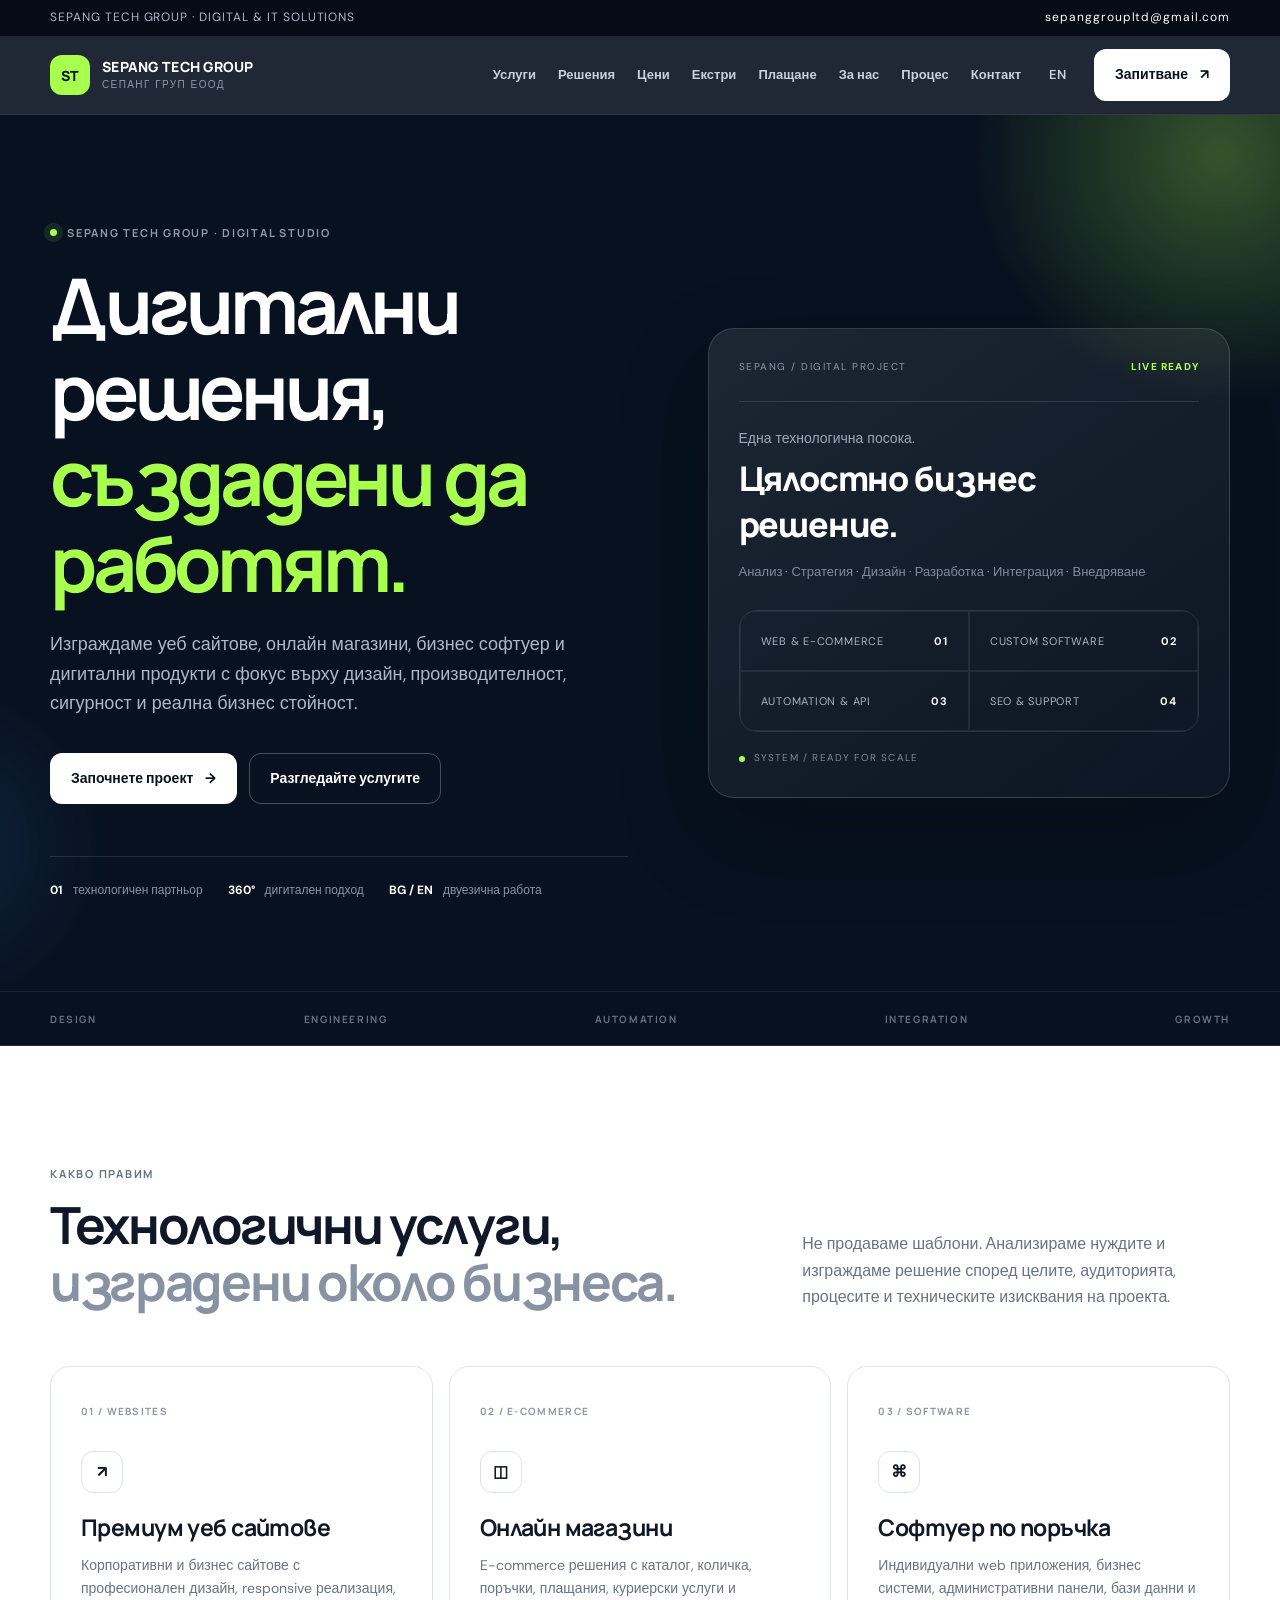
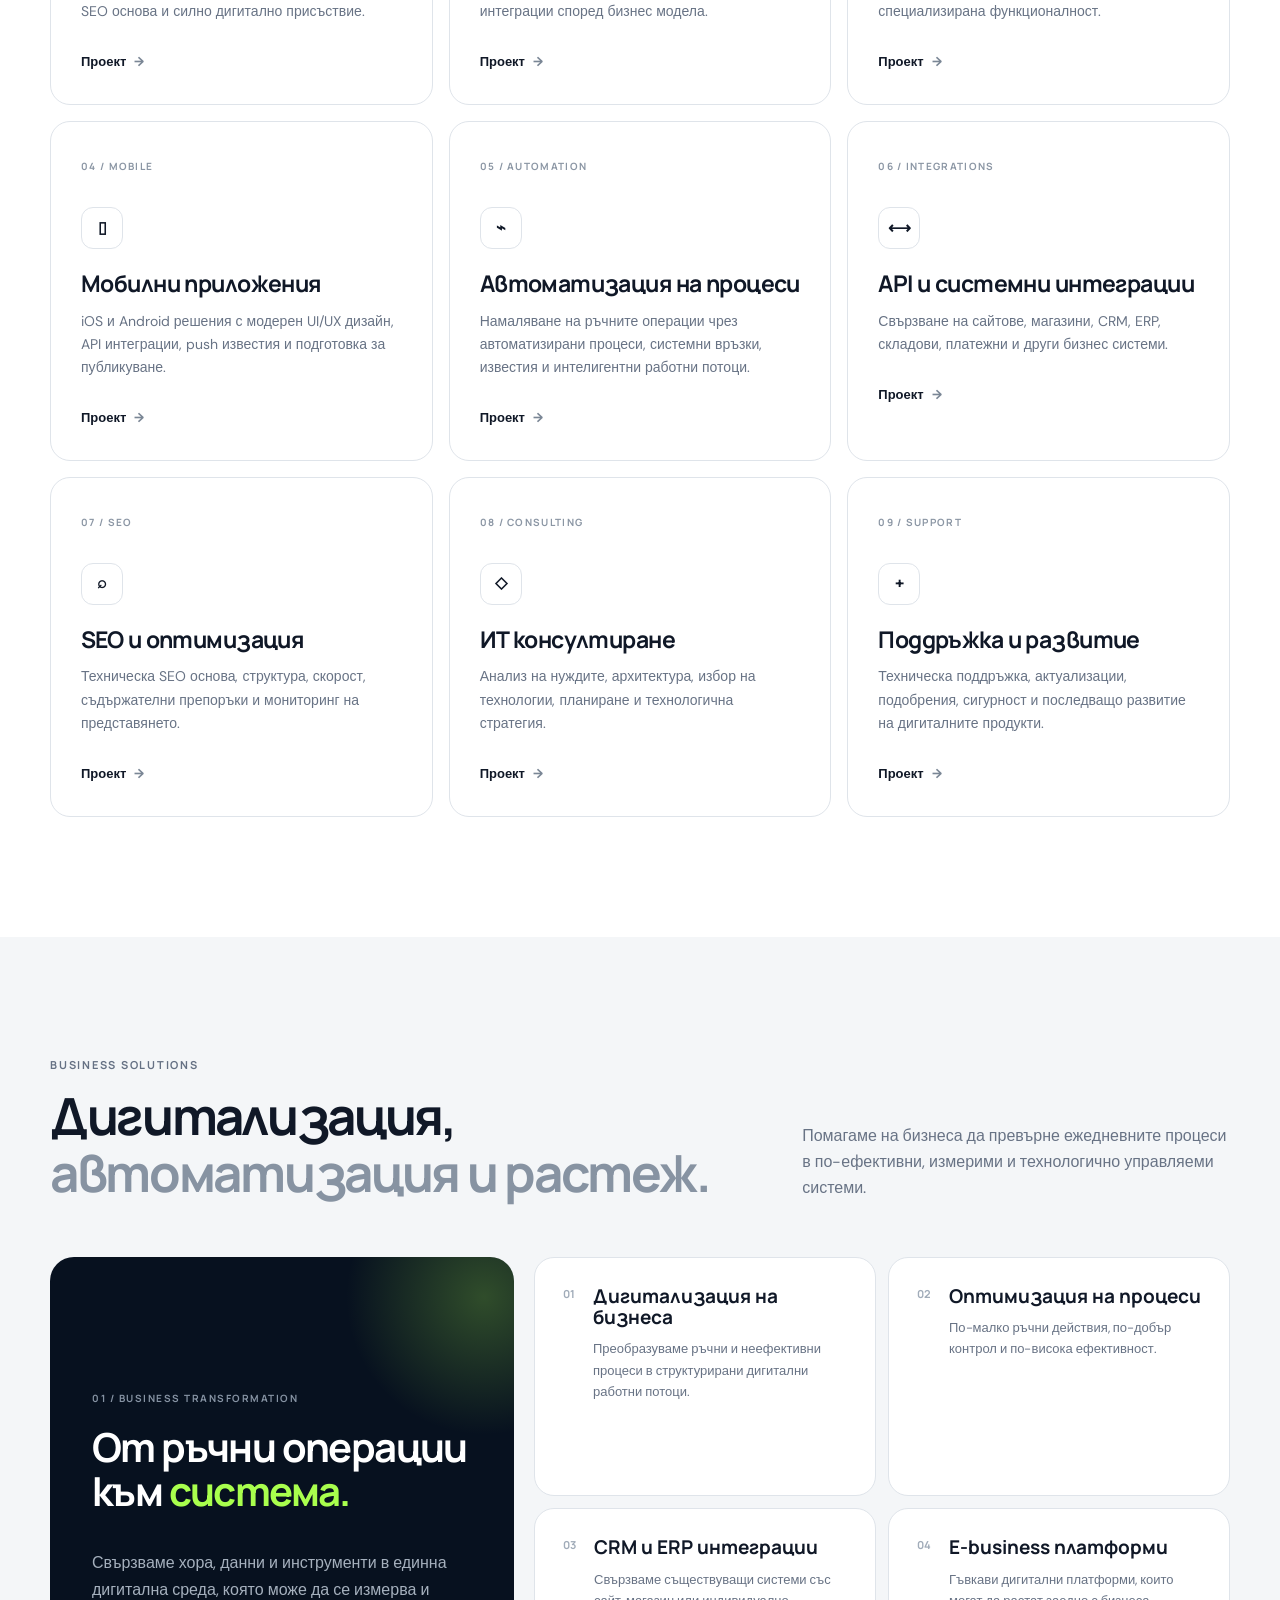
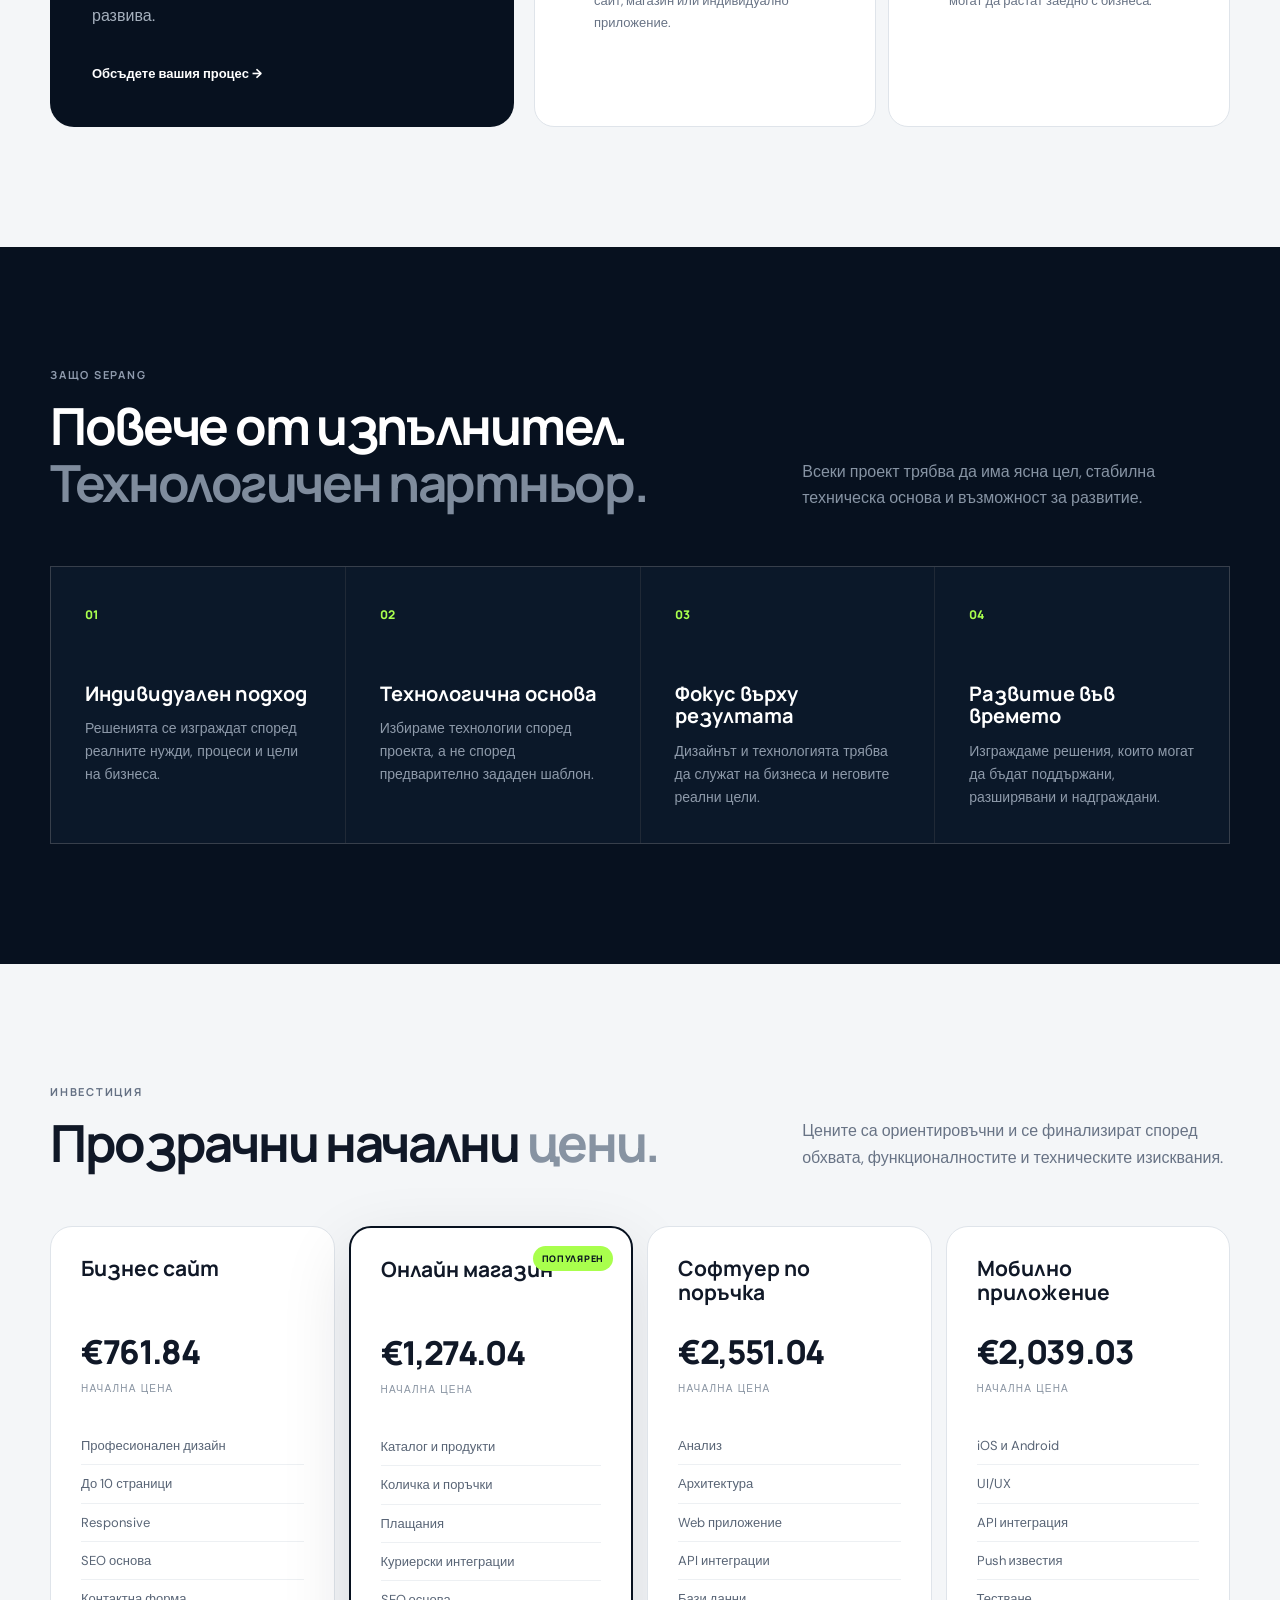
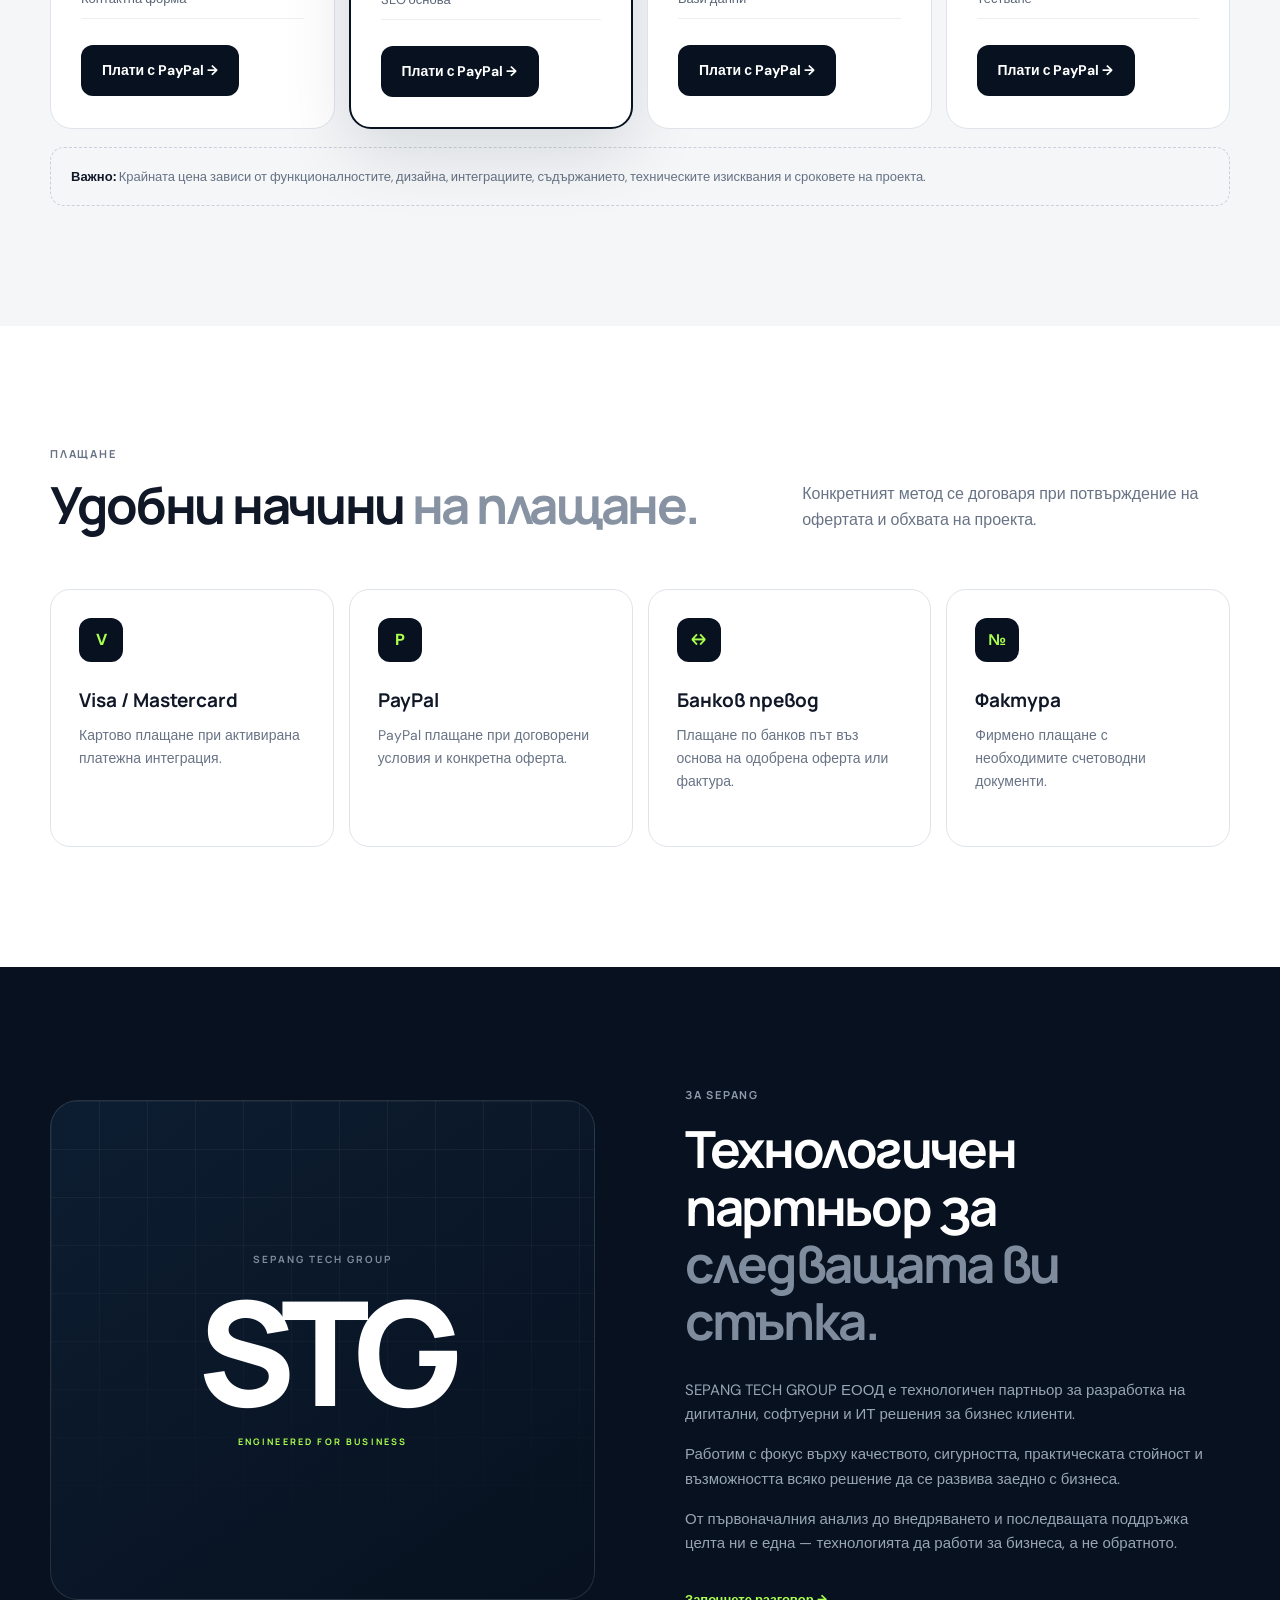
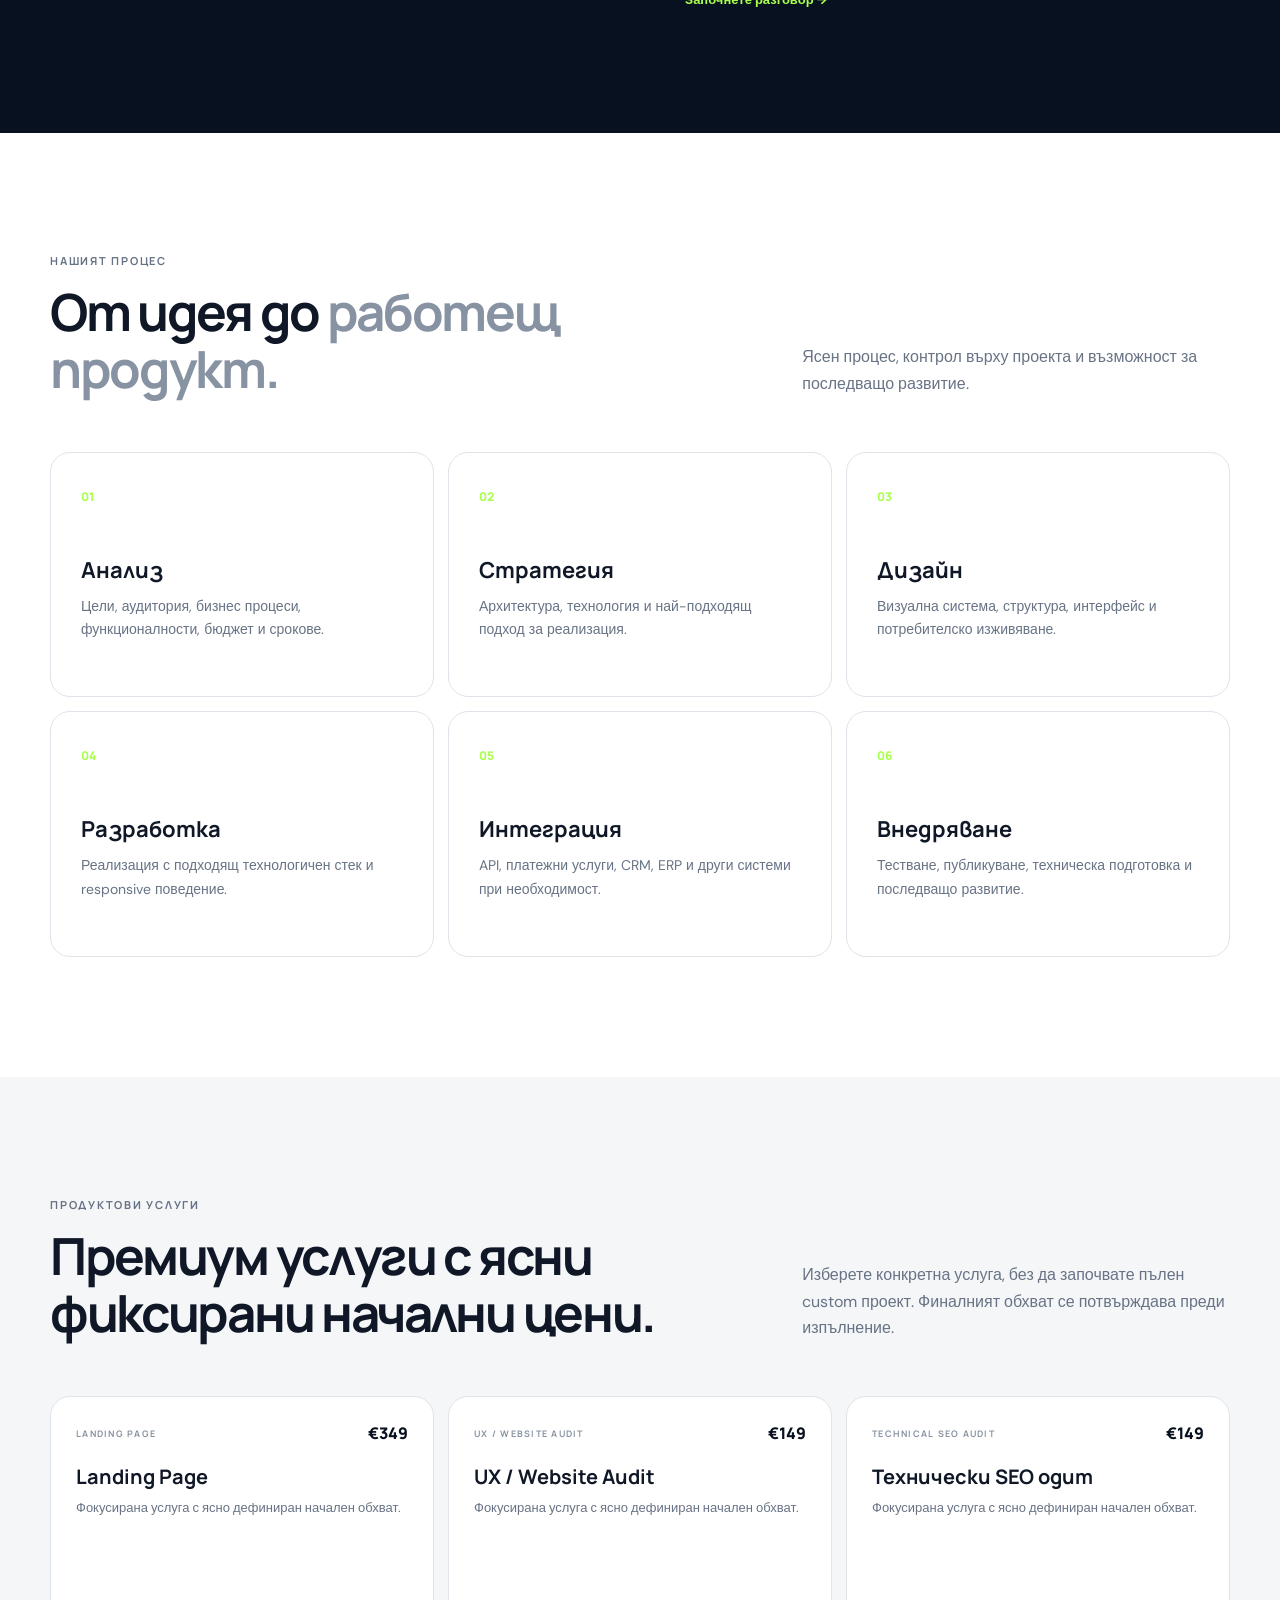
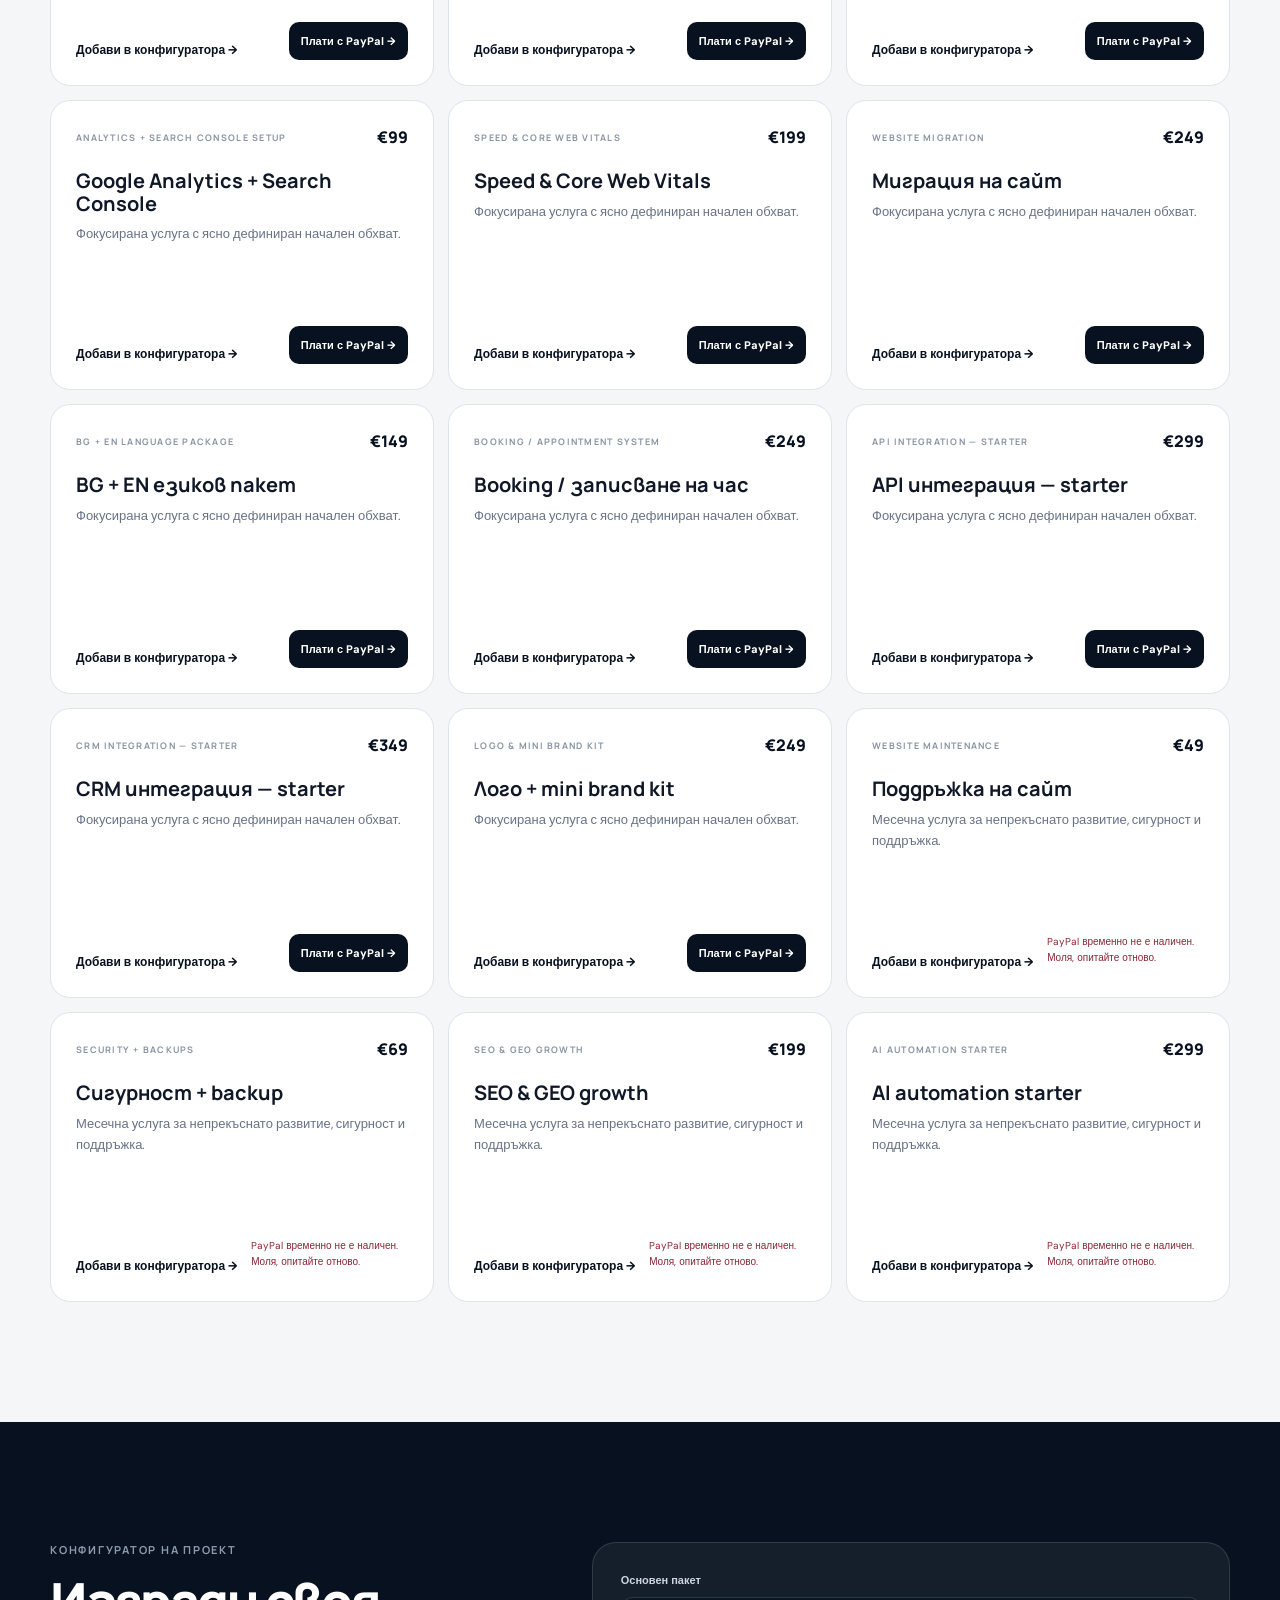
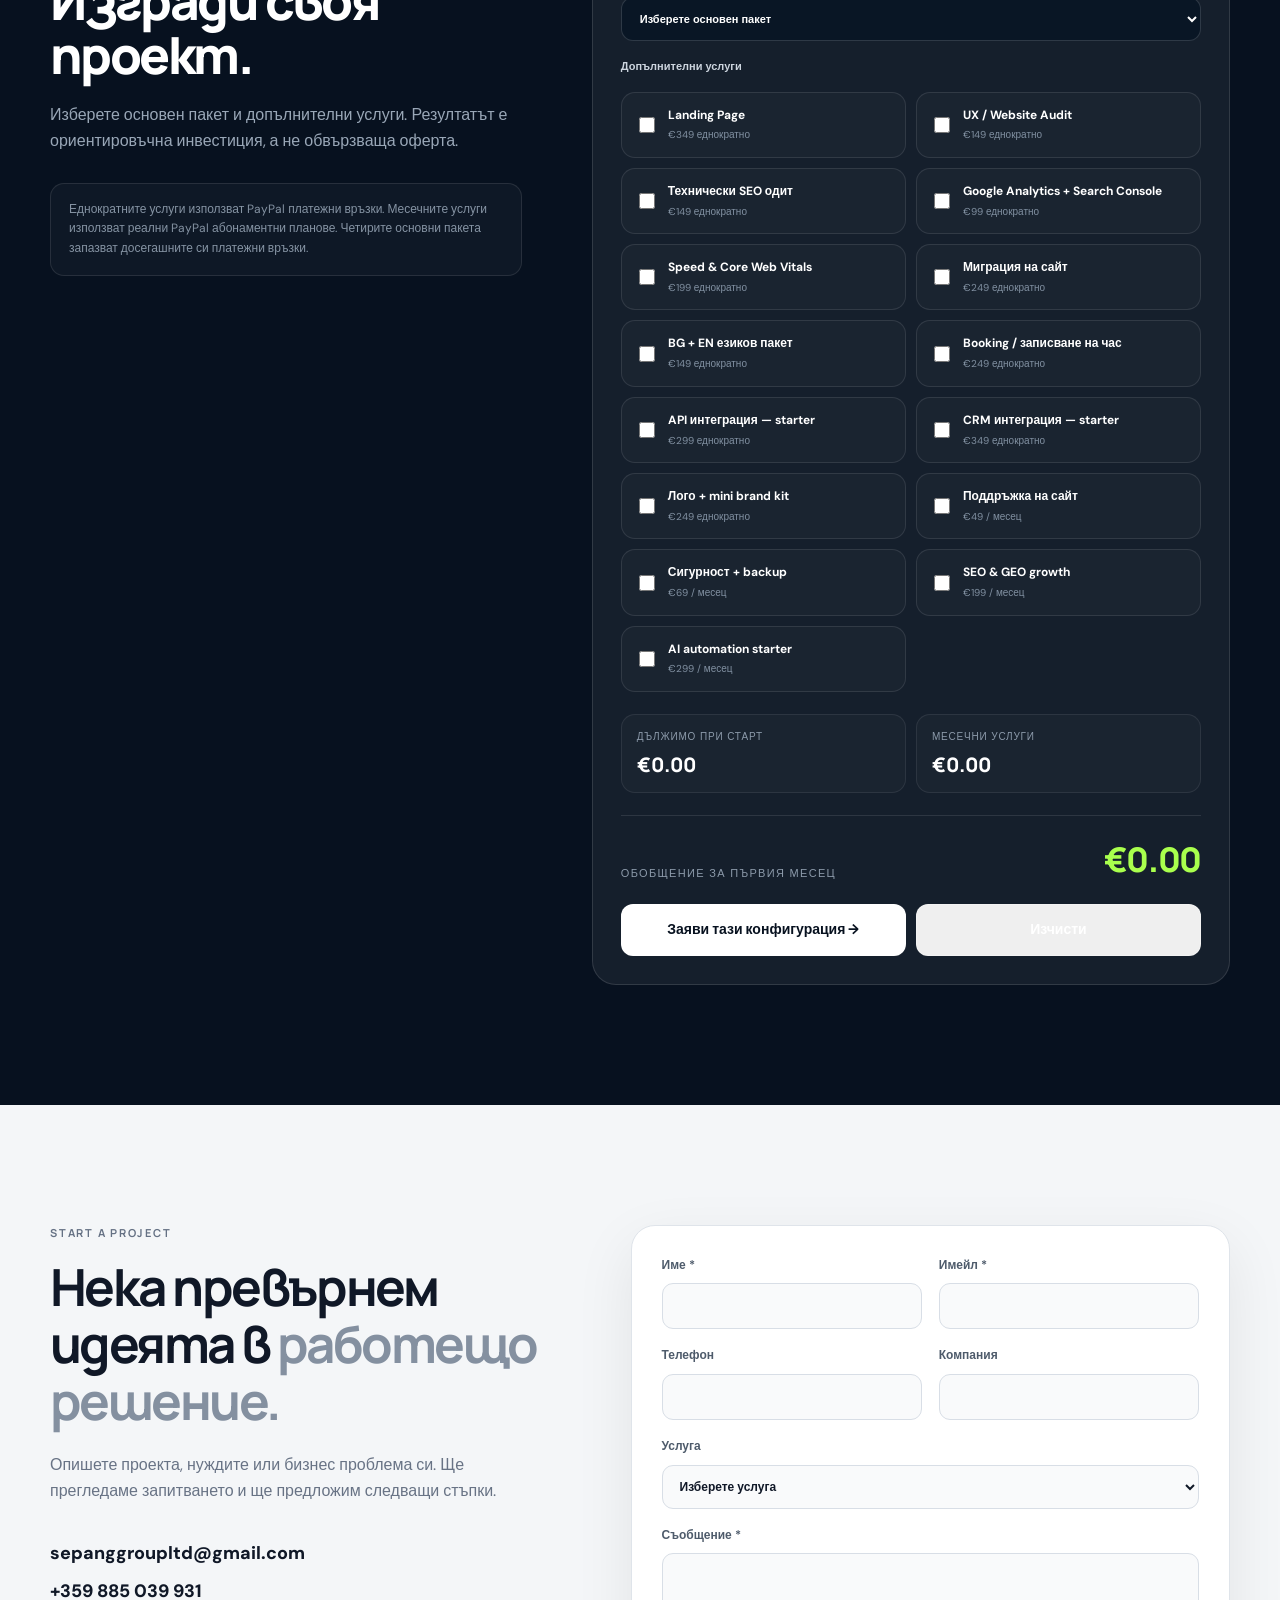
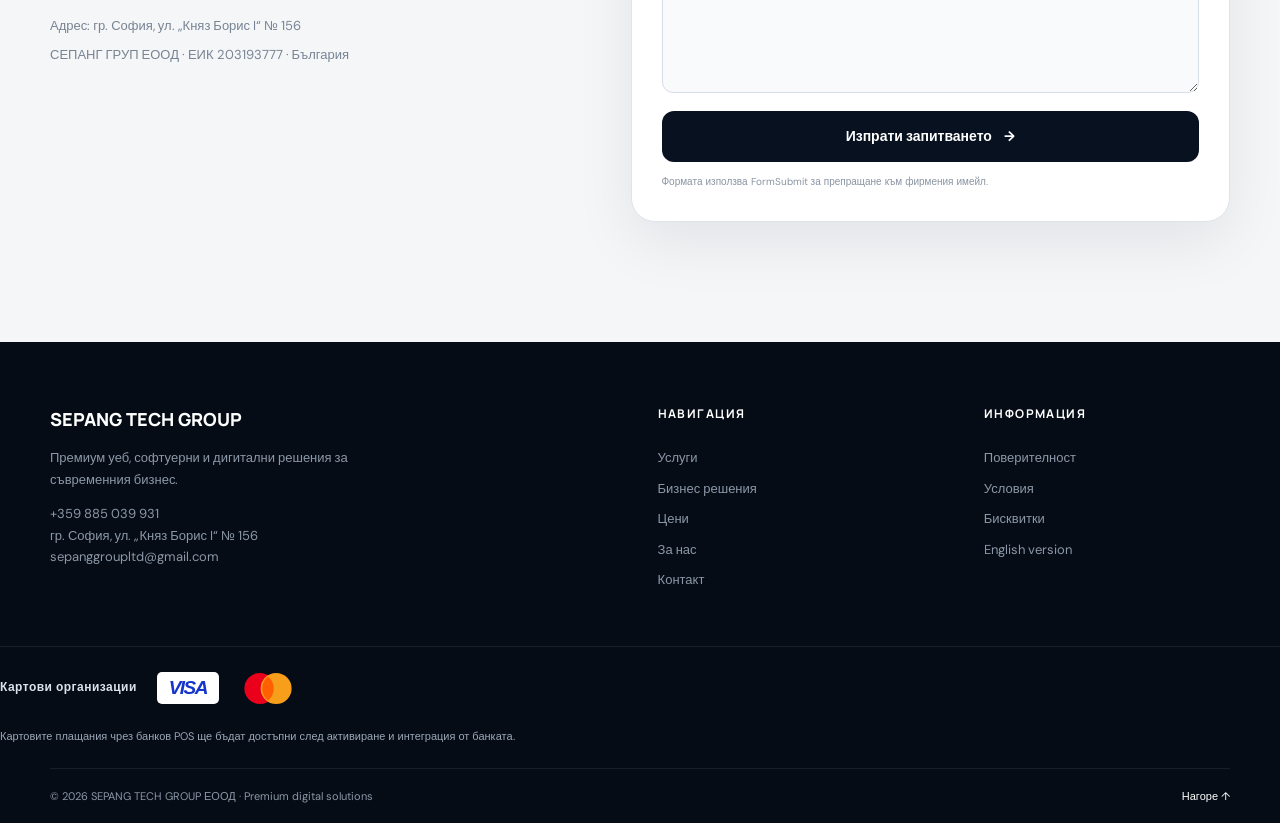
<file: index.html>
<!doctype html>
<html lang="bg">
<head>
<meta charset="utf-8">
<meta name="viewport" content="width=device-width,initial-scale=1">
<title>SEPANG TECH GROUP | Уеб, софтуер и дигитални бизнес решения</title>
<meta name="description" content="SEPANG TECH GROUP — професионални уеб сайтове, онлайн магазини, софтуер по поръчка, автоматизация, API интеграции, мобилни приложения, SEO и ИТ консултиране.">
<meta name="robots" content="index,follow">
<meta name="theme-color" content="#07111f">
<link rel="canonical" href="https://wagner-bg.shop/">
<link rel="alternate" hreflang="bg" href="https://wagner-bg.shop/">
<link rel="alternate" hreflang="en" href="https://wagner-bg.shop/en.html">
<link rel="preconnect" href="https://fonts.googleapis.com">
<link rel="preconnect" href="https://fonts.gstatic.com" crossorigin>
<link href="https://fonts.googleapis.com/css2?family=DM+Sans:wght@400;500;600;700&family=Manrope:wght@600;700;800&display=swap" rel="stylesheet">
<link rel="stylesheet" href="style.css">
<script type="application/ld+json">{"@context":"https://schema.org","@type":"Organization","name":"СЕПАНГ ГРУП ЕООД","alternateName":"SEPANG TECH GROUP","email":"sepanggroupltd@gmail.com","telephone":"+359885039931","address":{"@type":"PostalAddress","streetAddress":"ул. Княз Борис I № 156","addressLocality":"София","addressCountry":"BG"},"identifier":{"@type":"PropertyValue","propertyID":"ЕИК","value":"203193777"},"areaServed":"BG","url":"https://wagner-bg.shop/"}</script>
</head>
<body id="top">
<div class="topbar"><div class="wrap topbar-inner"><span>SEPANG TECH GROUP · DIGITAL & IT SOLUTIONS</span><a href="mailto:sepanggroupltd@gmail.com">sepanggroupltd@gmail.com</a></div></div>
<header class="site-header"><div class="wrap nav"><a class="brand" href="#top" aria-label="SEPANG TECH GROUP"><b class="brand-mark">ST</b><span><strong>SEPANG TECH GROUP</strong><small>СЕПАНГ ГРУП ЕООД</small></span></a><button class="menu" aria-label="Отвори меню" aria-expanded="false" aria-controls="main-nav"><span></span><span></span><span></span></button><nav id="main-nav" aria-label="Основна навигация"><a href="#services">Услуги</a><a href="#solutions">Решения</a><a href="#pricing">Цени</a><a href="#payments">Плащане</a><a href="#about">За нас</a><a href="#process">Процес</a><a href="#contact">Контакт</a></nav><a class="lang" href="en.html">EN</a><a class="btn btn-light nav-cta" href="#contact">Запитване <span>↗</span></a></div></header>
<main>
<section class="hero"><div class="hero-glow hero-glow-a"></div><div class="hero-glow hero-glow-b"></div><div class="wrap hero-grid"><div class="hero-copy reveal"><div class="eyebrow"><span class="pulse"></span> SEPANG TECH GROUP · DIGITAL STUDIO</div><h1>Дигитални решения, <em>създадени да работят.</em></h1><p class="hero-lead">Изграждаме уеб сайтове, онлайн магазини, бизнес софтуер и дигитални продукти с фокус върху дизайн, производителност, сигурност и реална бизнес стойност.</p><div class="actions"><a class="btn btn-light" href="#contact">Започнете проект <span>→</span></a><a class="btn btn-outline" href="#services">Разгледайте услугите</a></div><div class="meta"><span><b>01</b> технологичен партньор</span><span><b>360°</b> дигитален подход</span><span><b>BG / EN</b> двуезична работа</span></div></div><div class="dashboard reveal delay-1"><div class="dash-top"><small>SEPANG / DIGITAL PROJECT</small><i>LIVE READY</i></div><div class="dash-line"></div><span class="dash-kicker">Една технологична посока.</span><strong>Цялостно бизнес решение.</strong><p>Анализ · Стратегия · Дизайн · Разработка · Интеграция · Внедряване</p><div class="dash-grid"><div><span>WEB & E-COMMERCE</span><b>01</b></div><div><span>CUSTOM SOFTWARE</span><b>02</b></div><div><span>AUTOMATION & API</span><b>03</b></div><div><span>SEO & SUPPORT</span><b>04</b></div></div><div class="dash-status"><span class="status-dot"></span> SYSTEM / READY FOR SCALE</div></div></div><div class="hero-bottom"><div class="wrap trust-row"><span>DESIGN</span><span>ENGINEERING</span><span>AUTOMATION</span><span>INTEGRATION</span><span>GROWTH</span></div></div></section>
<section id="services" class="section"><div class="wrap"><div class="section-head reveal"><div><div class="eyebrow dark-text">Какво правим</div><h2>Технологични услуги, <span>изградени около бизнеса.</span></h2></div><p>Не продаваме шаблони. Анализираме нуждите и изграждаме решение според целите, аудиторията, процесите и техническите изисквания на проекта.</p></div><div class="service-grid">
<article class="service-card reveal"><small>01 / WEBSITES</small><div class="icon">↗</div><h3>Премиум уеб сайтове</h3><p>Корпоративни и бизнес сайтове с професионален дизайн, responsive реализация, SEO основа и силно дигитално присъствие.</p><a href="#contact">Проект <span>→</span></a></article><article class="service-card reveal"><small>02 / E-COMMERCE</small><div class="icon">◫</div><h3>Онлайн магазини</h3><p>E-commerce решения с каталог, количка, поръчки, плащания, куриерски услуги и интеграции според бизнес модела.</p><a href="#contact">Проект <span>→</span></a></article><article class="service-card reveal"><small>03 / SOFTWARE</small><div class="icon">⌘</div><h3>Софтуер по поръчка</h3><p>Индивидуални web приложения, бизнес системи, административни панели, бази данни и специализирана функционалност.</p><a href="#contact">Проект <span>→</span></a></article><article class="service-card reveal"><small>04 / MOBILE</small><div class="icon">▯</div><h3>Мобилни приложения</h3><p>iOS и Android решения с модерен UI/UX дизайн, API интеграции, push известия и подготовка за публикуване.</p><a href="#contact">Проект <span>→</span></a></article><article class="service-card reveal"><small>05 / AUTOMATION</small><div class="icon">⌁</div><h3>Автоматизация на процеси</h3><p>Намаляване на ръчните операции чрез автоматизирани процеси, системни връзки, известия и интелигентни работни потоци.</p><a href="#contact">Проект <span>→</span></a></article><article class="service-card reveal"><small>06 / INTEGRATIONS</small><div class="icon">⟷</div><h3>API и системни интеграции</h3><p>Свързване на сайтове, магазини, CRM, ERP, складови, платежни и други бизнес системи.</p><a href="#contact">Проект <span>→</span></a></article><article class="service-card reveal"><small>07 / SEO</small><div class="icon">⌕</div><h3>SEO и оптимизация</h3><p>Техническа SEO основа, структура, скорост, съдържателни препоръки и мониторинг на представянето.</p><a href="#contact">Проект <span>→</span></a></article><article class="service-card reveal"><small>08 / CONSULTING</small><div class="icon">◇</div><h3>ИТ консултиране</h3><p>Анализ на нуждите, архитектура, избор на технологии, планиране и технологична стратегия.</p><a href="#contact">Проект <span>→</span></a></article><article class="service-card reveal"><small>09 / SUPPORT</small><div class="icon">+</div><h3>Поддръжка и развитие</h3><p>Техническа поддръжка, актуализации, подобрения, сигурност и последващо развитие на дигиталните продукти.</p><a href="#contact">Проект <span>→</span></a></article>
</div></div></section>
<section id="solutions" class="section section-soft"><div class="wrap"><div class="section-head reveal"><div><div class="eyebrow dark-text">Business Solutions</div><h2>Дигитализация, <span>автоматизация и растеж.</span></h2></div><p>Помагаме на бизнеса да превърне ежедневните процеси в по-ефективни, измерими и технологично управляеми системи.</p></div><div class="solution-layout"><div class="solution-feature reveal"><span>01 / BUSINESS TRANSFORMATION</span><h3>От ръчни операции към <em>система.</em></h3><p>Свързваме хора, данни и инструменти в единна дигитална среда, която може да се измерва и развива.</p><a class="text-link" href="#contact">Обсъдете вашия процес →</a></div><div class="solution-list"><article class="reveal"><b>01</b><div><h3>Дигитализация на бизнеса</h3><p>Преобразуваме ръчни и неефективни процеси в структурирани дигитални работни потоци.</p></div></article><article class="reveal"><b>02</b><div><h3>Оптимизация на процеси</h3><p>По-малко ръчни действия, по-добър контрол и по-висока ефективност.</p></div></article><article class="reveal"><b>03</b><div><h3>CRM и ERP интеграции</h3><p>Свързваме съществуващи системи със сайт, магазин или индивидуално приложение.</p></div></article><article class="reveal"><b>04</b><div><h3>E-business платформи</h3><p>Гъвкави дигитални платформи, които могат да растат заедно с бизнеса.</p></div></article></div></div></div></section>
<section class="section dark-section"><div class="wrap"><div class="section-head dark-head reveal"><div><div class="eyebrow">Защо SEPANG</div><h2>Повече от изпълнител. <span>Технологичен партньор.</span></h2></div><p>Всеки проект трябва да има ясна цел, стабилна техническа основа и възможност за развитие.</p></div><div class="why-grid"><article class="why-card reveal"><b>01</b><h3>Индивидуален подход</h3><p>Решенията се изграждат според реалните нужди, процеси и цели на бизнеса.</p></article><article class="why-card reveal"><b>02</b><h3>Технологична основа</h3><p>Избираме технологии според проекта, а не според предварително зададен шаблон.</p></article><article class="why-card reveal"><b>03</b><h3>Фокус върху резултата</h3><p>Дизайнът и технологията трябва да служат на бизнеса и неговите реални цели.</p></article><article class="why-card reveal"><b>04</b><h3>Развитие във времето</h3><p>Изграждаме решения, които могат да бъдат поддържани, разширявани и надграждани.</p></article></div></div></section>
<section id="pricing" class="section section-soft"><div class="wrap"><div class="section-head reveal"><div><div class="eyebrow dark-text">Инвестиция</div><h2>Прозрачни начални <span>цени.</span></h2></div><p>Цените са ориентировъчни и се финализират според обхвата, функционалностите и техническите изисквания.</p></div><div class="price-grid"><article class="price-card reveal"><h3>Бизнес сайт</h3><div class="price">€761.84</div><span class="price-note">начална цена</span><ul><li>Професионален дизайн</li><li>До 10 страници</li><li>Responsive</li><li>SEO основа</li><li>Контактна форма</li></ul><a class="btn btn-dark" href="https://www.paypal.com/ncp/payment/KBL65LTBNK568" target="_blank" rel="noopener">Плати с PayPal →</a></article><article class="price-card featured reveal"><span class="tag">ПОПУЛЯРЕН</span><h3>Онлайн магазин</h3><div class="price">€1,274.04</div><span class="price-note">начална цена</span><ul><li>Каталог и продукти</li><li>Количка и поръчки</li><li>Плащания</li><li>Куриерски интеграции</li><li>SEO основа</li></ul><a class="btn btn-dark" href="https://www.paypal.com/ncp/payment/7AFUQ6PKWXG7W" target="_blank" rel="noopener">Плати с PayPal →</a></article><article class="price-card reveal"><h3>Софтуер по поръчка</h3><div class="price">€2,551.04</div><span class="price-note">начална цена</span><ul><li>Анализ</li><li>Архитектура</li><li>Web приложение</li><li>API интеграции</li><li>Бази данни</li></ul><a class="btn btn-dark" href="https://www.paypal.com/ncp/payment/MFZDQ9TX4532E" target="_blank" rel="noopener">Плати с PayPal →</a></article><article class="price-card reveal"><h3>Мобилно приложение</h3><div class="price">€2,039.03</div><span class="price-note">начална цена</span><ul><li>iOS и Android</li><li>UI/UX</li><li>API интеграция</li><li>Push известия</li><li>Тестване</li></ul><a class="btn btn-dark" href="https://www.paypal.com/ncp/payment/HX5UVLP8VX7MY" target="_blank" rel="noopener">Плати с PayPal →</a></article></div><div class="note reveal"><b>Важно:</b> Крайната цена зависи от функционалностите, дизайна, интеграциите, съдържанието, техническите изисквания и сроковете на проекта.</div></div></section>
<section id="payments" class="section"><div class="wrap"><div class="section-head reveal"><div><div class="eyebrow dark-text">Плащане</div><h2>Удобни начини <span>на плащане.</span></h2></div><p>Конкретният метод се договаря при потвърждение на офертата и обхвата на проекта.</p></div><div class="payment-grid"><article class="payment-card reveal"><div class="payment-icon">V</div><h3>Visa / Mastercard</h3><p>Картово плащане при активирана платежна интеграция.</p></article><article class="payment-card reveal"><div class="payment-icon">P</div><h3>PayPal</h3><p>PayPal плащане при договорени условия и конкретна оферта.</p></article><article class="payment-card reveal"><div class="payment-icon">↔</div><h3>Банков превод</h3><p>Плащане по банков път въз основа на одобрена оферта или фактура.</p></article><article class="payment-card reveal"><div class="payment-icon">№</div><h3>Фактура</h3><p>Фирмено плащане с необходимите счетоводни документи.</p></article></div></div></section>
<section id="about" class="section dark-section about-section"><div class="wrap split"><div class="visual reveal"><div class="visual-grid"></div><span>SEPANG TECH GROUP</span><b>STG</b><small>ENGINEERED FOR BUSINESS</small></div><div class="reveal"><div class="eyebrow">За SEPANG</div><h2>Технологичен партньор за <span>следващата ви стъпка.</span></h2><p>SEPANG TECH GROUP ЕООД е технологичен партньор за разработка на дигитални, софтуерни и ИТ решения за бизнес клиенти.</p><p>Работим с фокус върху качеството, сигурността, практическата стойност и възможността всяко решение да се развива заедно с бизнеса.</p><p>От първоначалния анализ до внедряването и последващата поддръжка целта ни е една — технологията да работи за бизнеса, а не обратното.</p><a class="text-link light-link" href="#contact">Започнете разговор →</a></div></div></section>
<section id="process" class="section"><div class="wrap"><div class="section-head reveal"><div><div class="eyebrow dark-text">Нашият процес</div><h2>От идея до <span>работещ продукт.</span></h2></div><p>Ясен процес, контрол върху проекта и възможност за последващо развитие.</p></div><div class="process-grid"><article class="process-card reveal"><b>01</b><h3>Анализ</h3><p>Цели, аудитория, бизнес процеси, функционалности, бюджет и срокове.</p></article><article class="process-card reveal"><b>02</b><h3>Стратегия</h3><p>Архитектура, технология и най-подходящ подход за реализация.</p></article><article class="process-card reveal"><b>03</b><h3>Дизайн</h3><p>Визуална система, структура, интерфейс и потребителско изживяване.</p></article><article class="process-card reveal"><b>04</b><h3>Разработка</h3><p>Реализация с подходящ технологичен стек и responsive поведение.</p></article><article class="process-card reveal"><b>05</b><h3>Интеграция</h3><p>API, платежни услуги, CRM, ERP и други системи при необходимост.</p></article><article class="process-card reveal"><b>06</b><h3>Внедряване</h3><p>Тестване, публикуване, техническа подготовка и последващо развитие.</p></article></div></div></section>
<section id="contact" class="section section-soft contact-section"><div class="wrap contact-grid"><div class="reveal"><div class="eyebrow dark-text">START A PROJECT</div><h2>Нека превърнем идеята в <span>работещо решение.</span></h2><p>Опишете проекта, нуждите или бизнес проблема си. Ще прегледаме запитването и ще предложим следващи стъпки.</p><div class="contact-details"><a href="mailto:sepanggroupltd@gmail.com">sepanggroupltd@gmail.com</a><a href="tel:+359885039931">+359 885 039 931</a><span>Адрес: гр. София, ул. „Княз Борис I“ № 156</span><span>СЕПАНГ ГРУП ЕООД · ЕИК 203193777 · България</span></div></div><form class="contact-form reveal" action="https://formsubmit.co/sepanggroupltd@gmail.com" method="POST"><input type="hidden" name="_subject" value="Ново запитване от SEPANG TECH GROUP"><input type="hidden" name="_template" value="table"><input type="hidden" name="_next" value="https://wagner-bg.shop/thanks.html"><input type="hidden" name="_captcha" value="true"><div class="formgrid"><label>Име *<input name="name" autocomplete="name" required></label><label>Имейл *<input name="email" type="email" autocomplete="email" required></label><label>Телефон<input name="phone" type="tel" autocomplete="tel"></label><label>Компания<input name="company" autocomplete="organization"></label><label class="full">Услуга<select name="service"><option value="">Изберете услуга</option><option>Уеб сайт</option><option>Онлайн магазин</option><option>Софтуер по поръчка</option><option>Мобилно приложение</option><option>Дигитализация на бизнеса</option><option>Автоматизация на процеси</option><option>API и системни интеграции</option><option>CRM / ERP интеграция</option><option>SEO и оптимизация</option><option>ИТ консултиране</option><option>Поддръжка и развитие</option></select></label><label class="full">Съобщение *<textarea name="message" required></textarea></label></div><button class="btn btn-dark full" type="submit">Изпрати запитването <span>→</span></button><small>Формата използва FormSubmit за препращане към фирмения имейл.</small></form></div></section>
</main>
<footer><div class="wrap footer-grid"><div><a class="footer-brand" href="#top">SEPANG TECH GROUP</a><p>Премиум уеб, софтуерни и дигитални решения за съвременния бизнес.</p><p><a href="tel:+359885039931">+359 885 039 931</a><br>гр. София, ул. „Княз Борис I“ № 156<br><a href="mailto:sepanggroupltd@gmail.com">sepanggroupltd@gmail.com</a></p></div><div><h4>Навигация</h4><a href="#services">Услуги</a><a href="#solutions">Бизнес решения</a><a href="#pricing">Цени</a><a href="#about">За нас</a><a href="#contact">Контакт</a></div><div><h4>Информация</h4><a href="privacy.html">Поверителност</a><a href="terms.html">Условия</a><a href="cookies.html">Бисквитки</a><a href="en.html">English version</a></div></div><div class="footer-payment-brands" aria-label="Картови организации"><span class="footer-payment-label">Картови организации</span><div class="card-brand-logos"><span class="card-logo card-logo-visa" role="img" aria-label="Visa">VISA</span><svg class="card-logo-mastercard" role="img" aria-label="Mastercard" viewBox="0 0 84 52" xmlns="http://www.w3.org/2000/svg"><circle cx="31" cy="26" r="21" fill="#EB001B"/><circle cx="53" cy="26" r="21" fill="#F79E1B"/><path d="M42 9.7a21 21 0 0 1 0 32.6 21 21 0 0 1 0-32.6Z" fill="#FF5F00"/></svg></div><small>Картовите плащания чрез банков POS ще бъдат достъпни след активиране и интеграция от банката.</small></div><div class="wrap footer-bottom"><span>© 2026 SEPANG TECH GROUP ЕООД · Premium digital solutions</span><a href="#top">Нагоре ↑</a></div></footer>
<script src="app.js" defer></script>
</body>
</html>
</file>
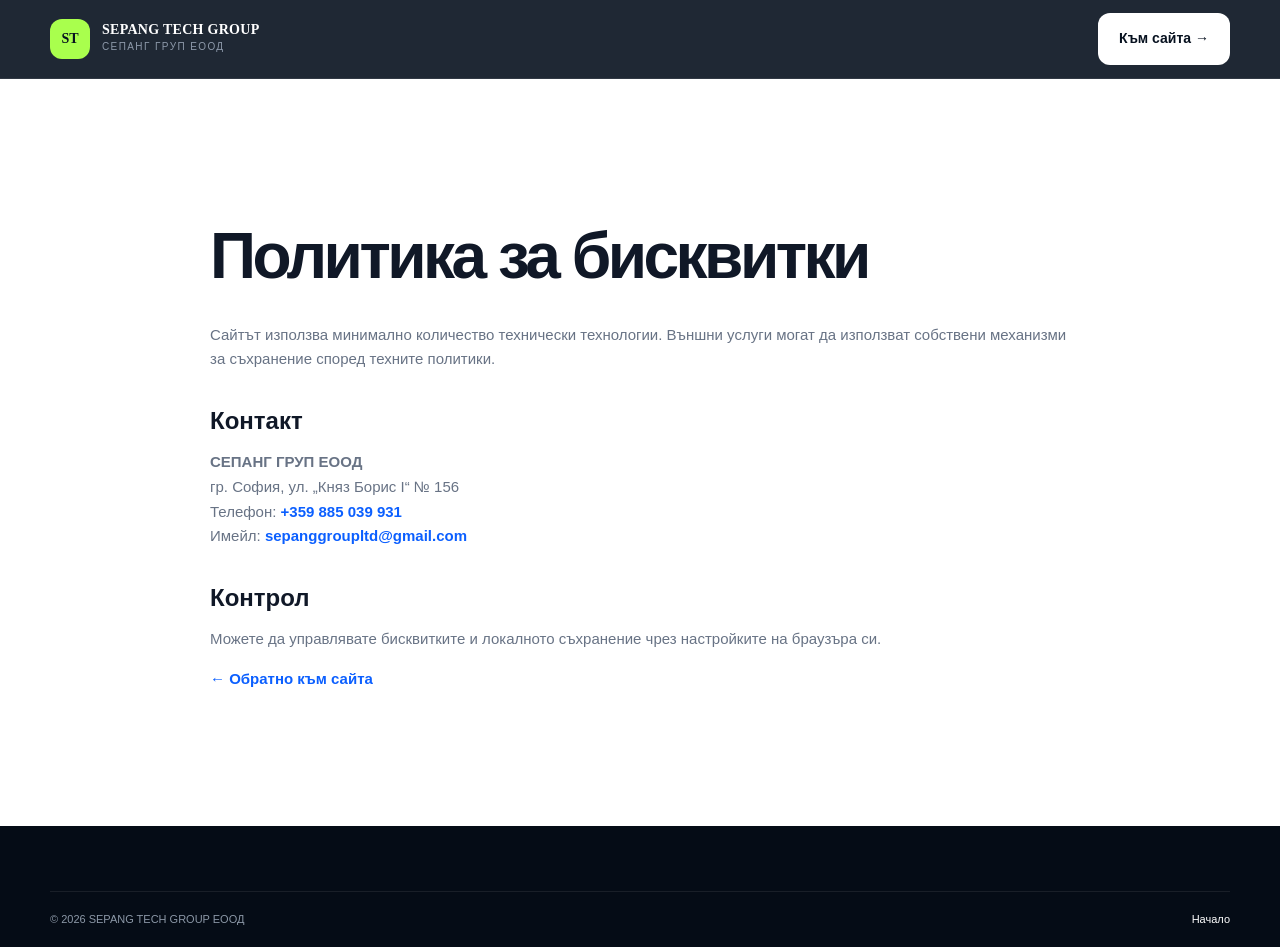
<file: cookies.html>
<!doctype html><html lang="bg"><head><meta charset="utf-8"><meta name="viewport" content="width=device-width,initial-scale=1"><title>Политика за бисквитки | SEPANG TECH GROUP</title><link rel="stylesheet" href="style.css"></head><body><header class="site-header"><div class="wrap nav"><a class="brand" href="index.html"><b class="brand-mark">ST</b><span><strong>SEPANG TECH GROUP</strong><small>СЕПАНГ ГРУП ЕООД</small></span></a><a class="btn btn-light" href="index.html">Към сайта →</a></div></header><main class="section"><div class="wrap legal"><h1>Политика за бисквитки</h1><p>Сайтът използва минимално количество технически технологии. Външни услуги могат да използват собствени механизми за съхранение според техните политики.</p><h2>Контакт</h2><p><strong>СЕПАНГ ГРУП ЕООД</strong><br>гр. София, ул. „Княз Борис I“ № 156<br>Телефон: <a href="tel:+359885039931">+359 885 039 931</a><br>Имейл: <a href="mailto:sepanggroupltd@gmail.com">sepanggroupltd@gmail.com</a></p><h2>Контрол</h2><p>Можете да управлявате бисквитките и локалното съхранение чрез настройките на браузъра си.</p><p><a href="index.html">← Обратно към сайта</a></p></div></main><footer><div class="wrap footer-bottom"><span>© 2026 SEPANG TECH GROUP ЕООД</span><a href="index.html">Начало</a></div></footer></body></html>
</file>
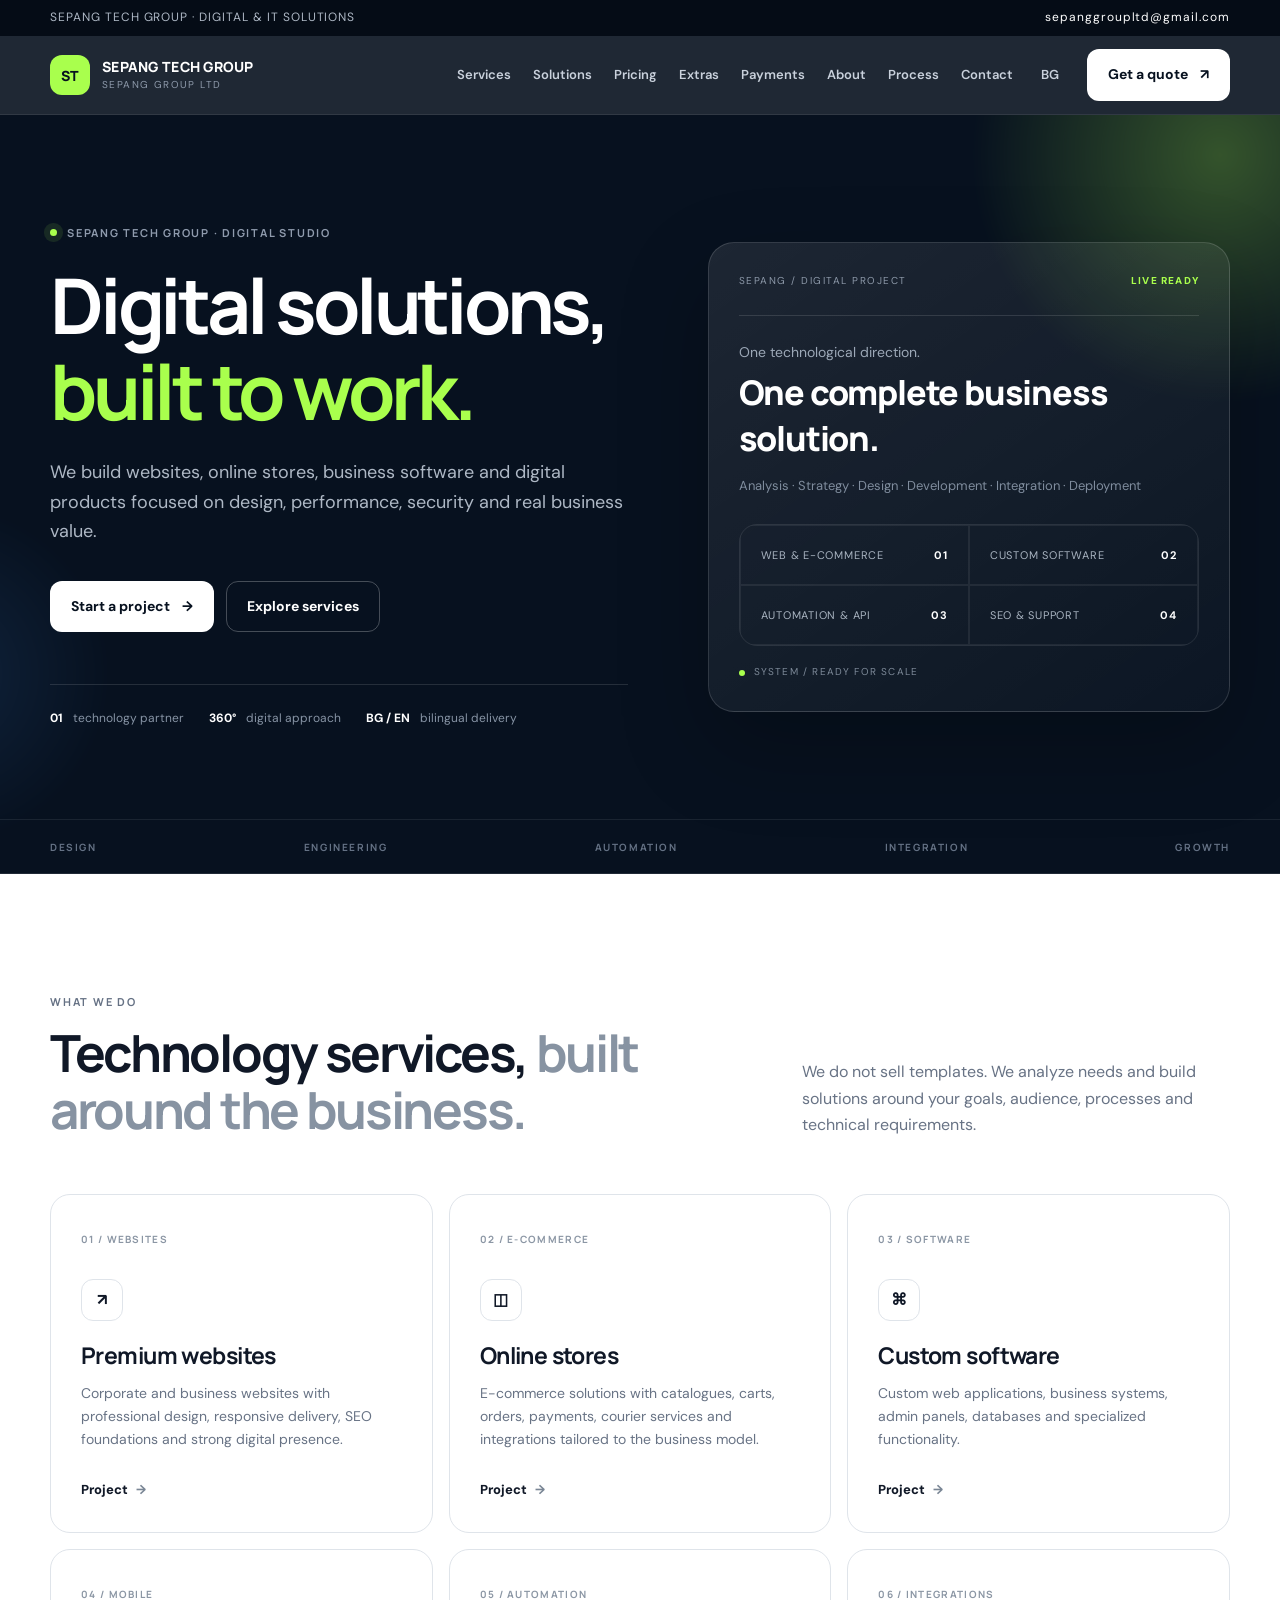
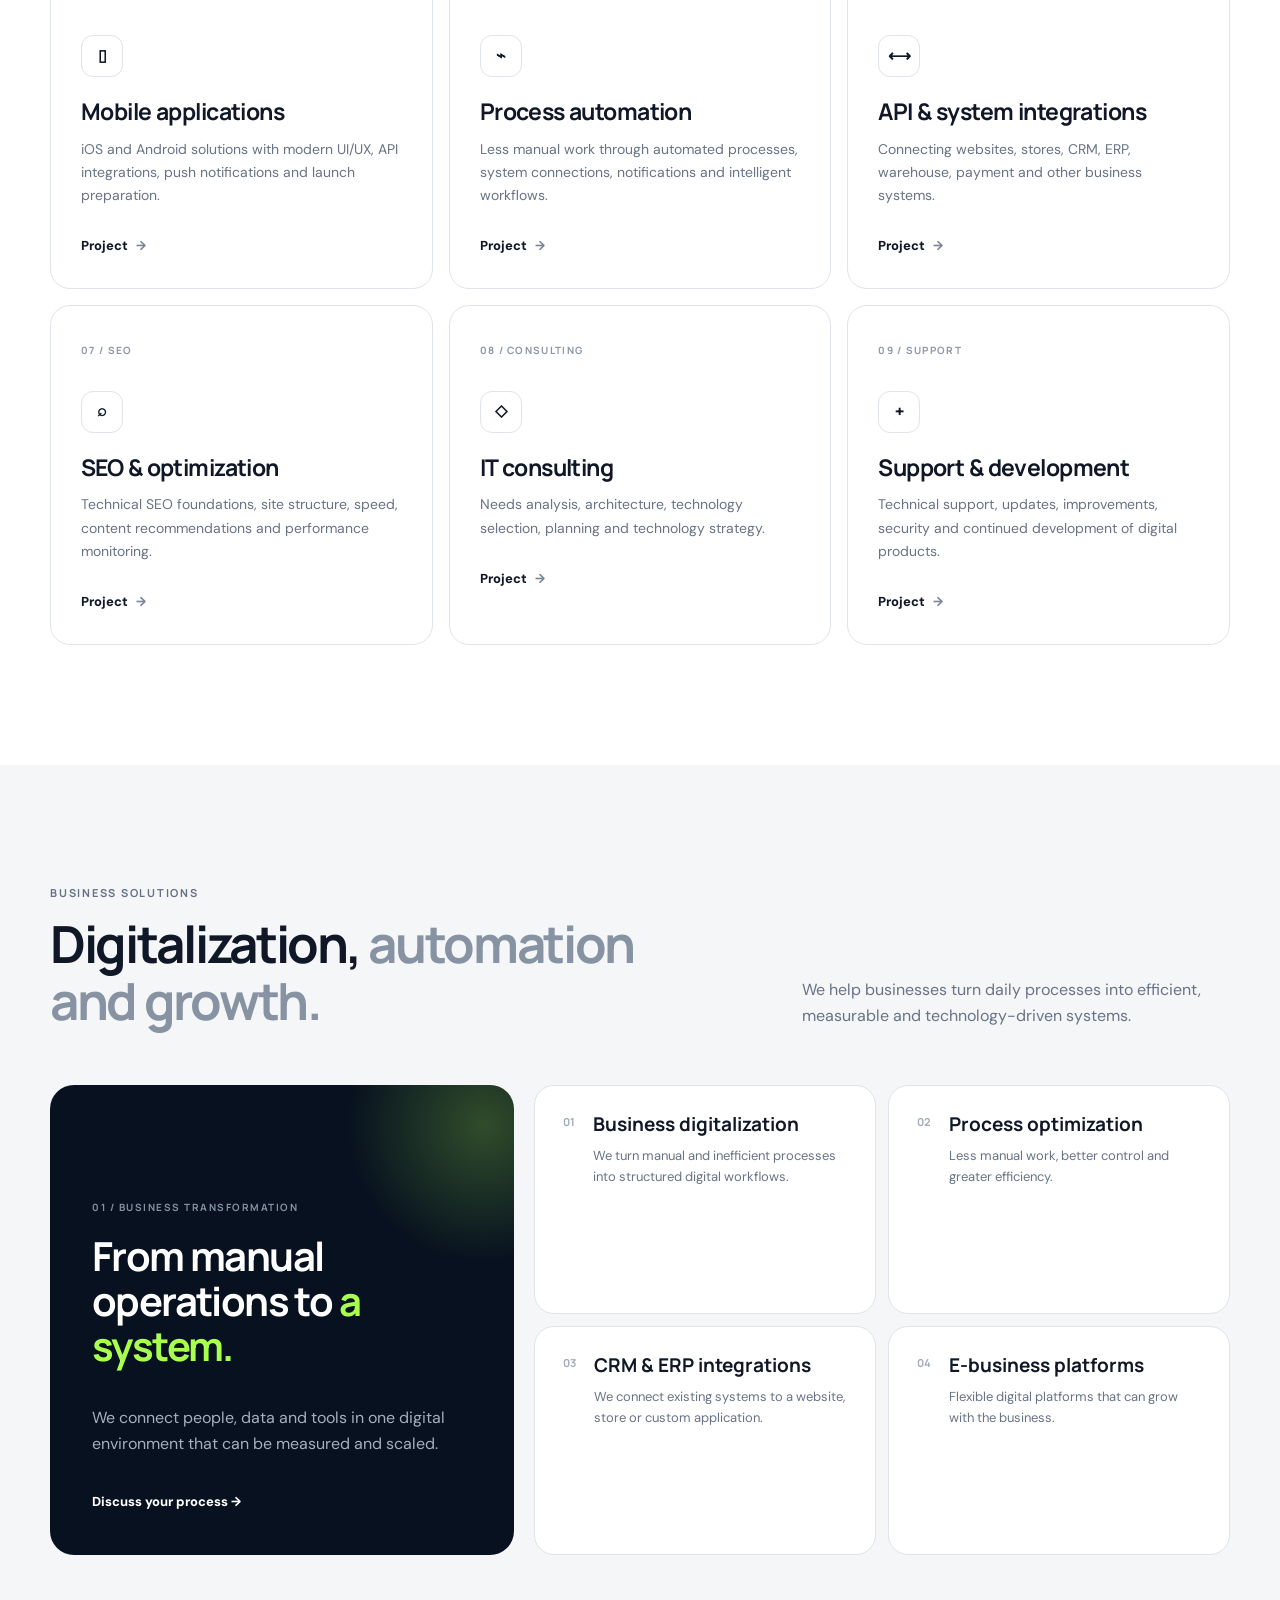
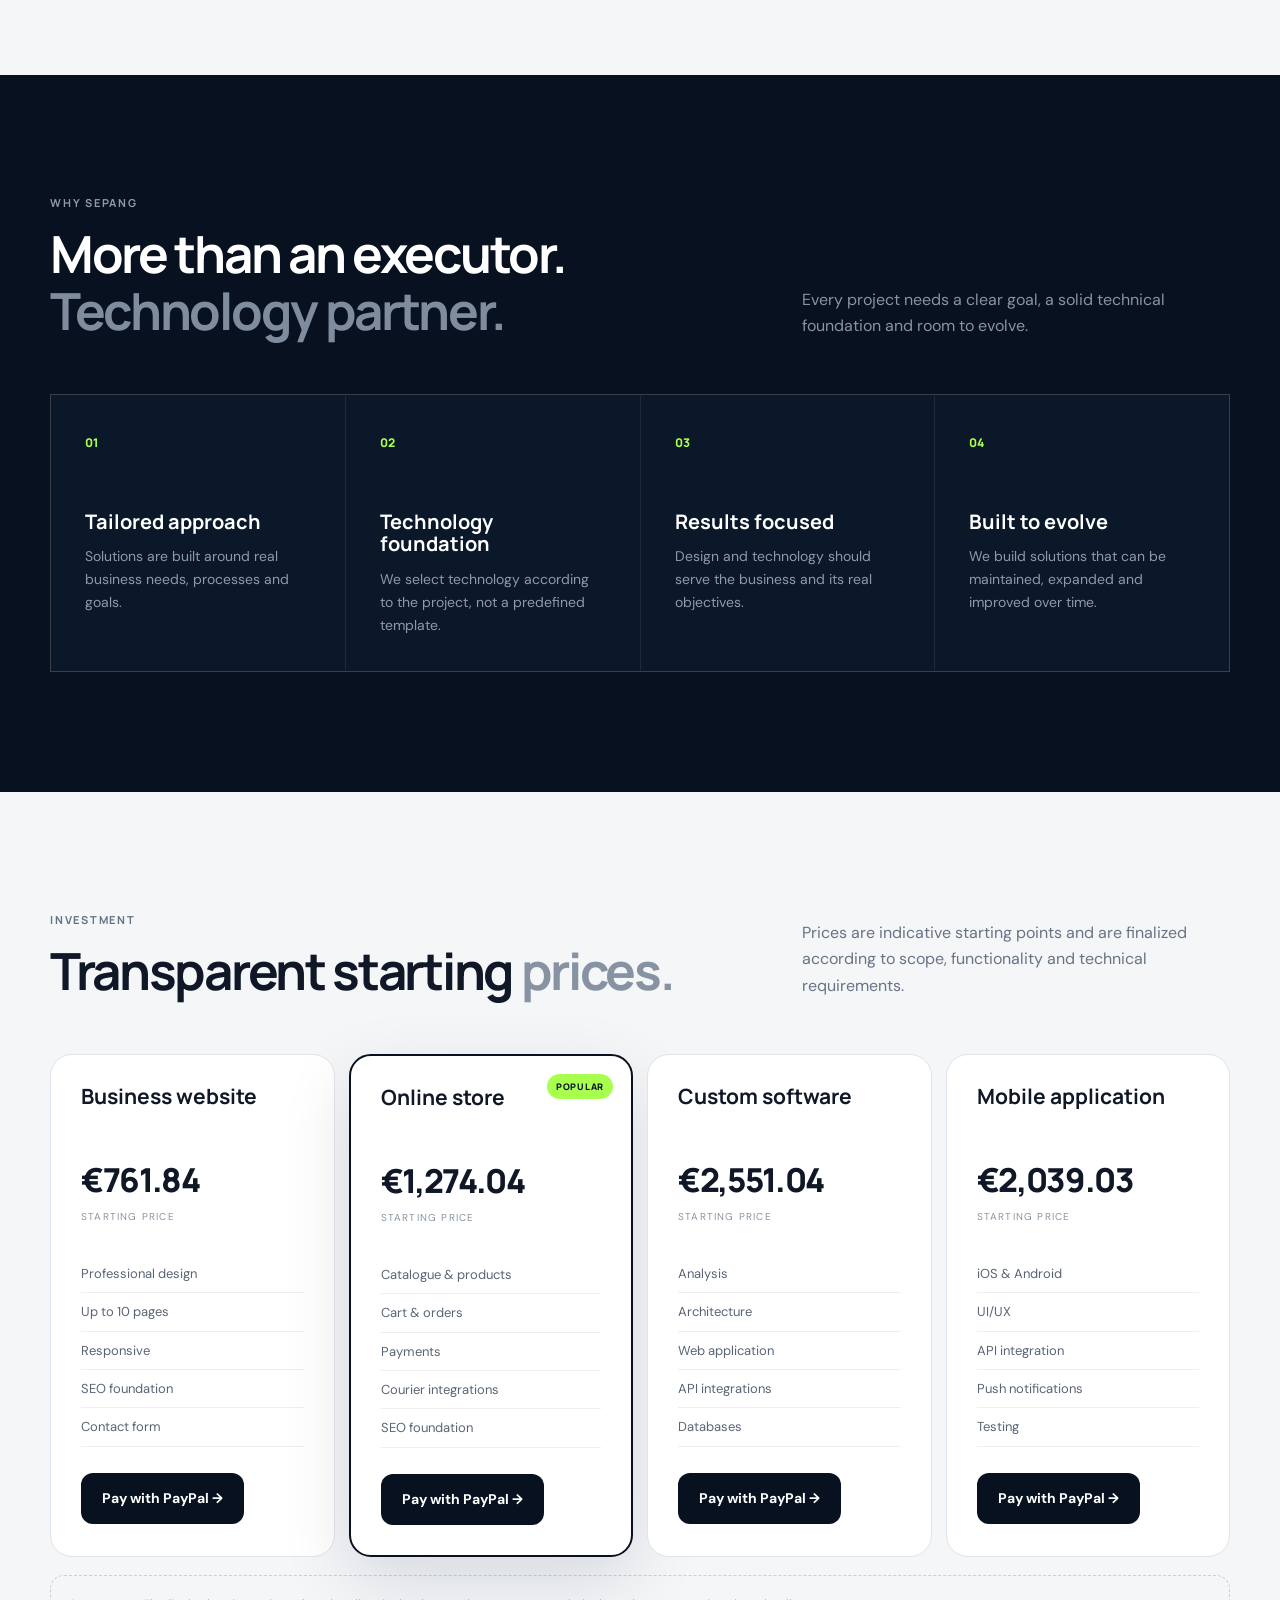
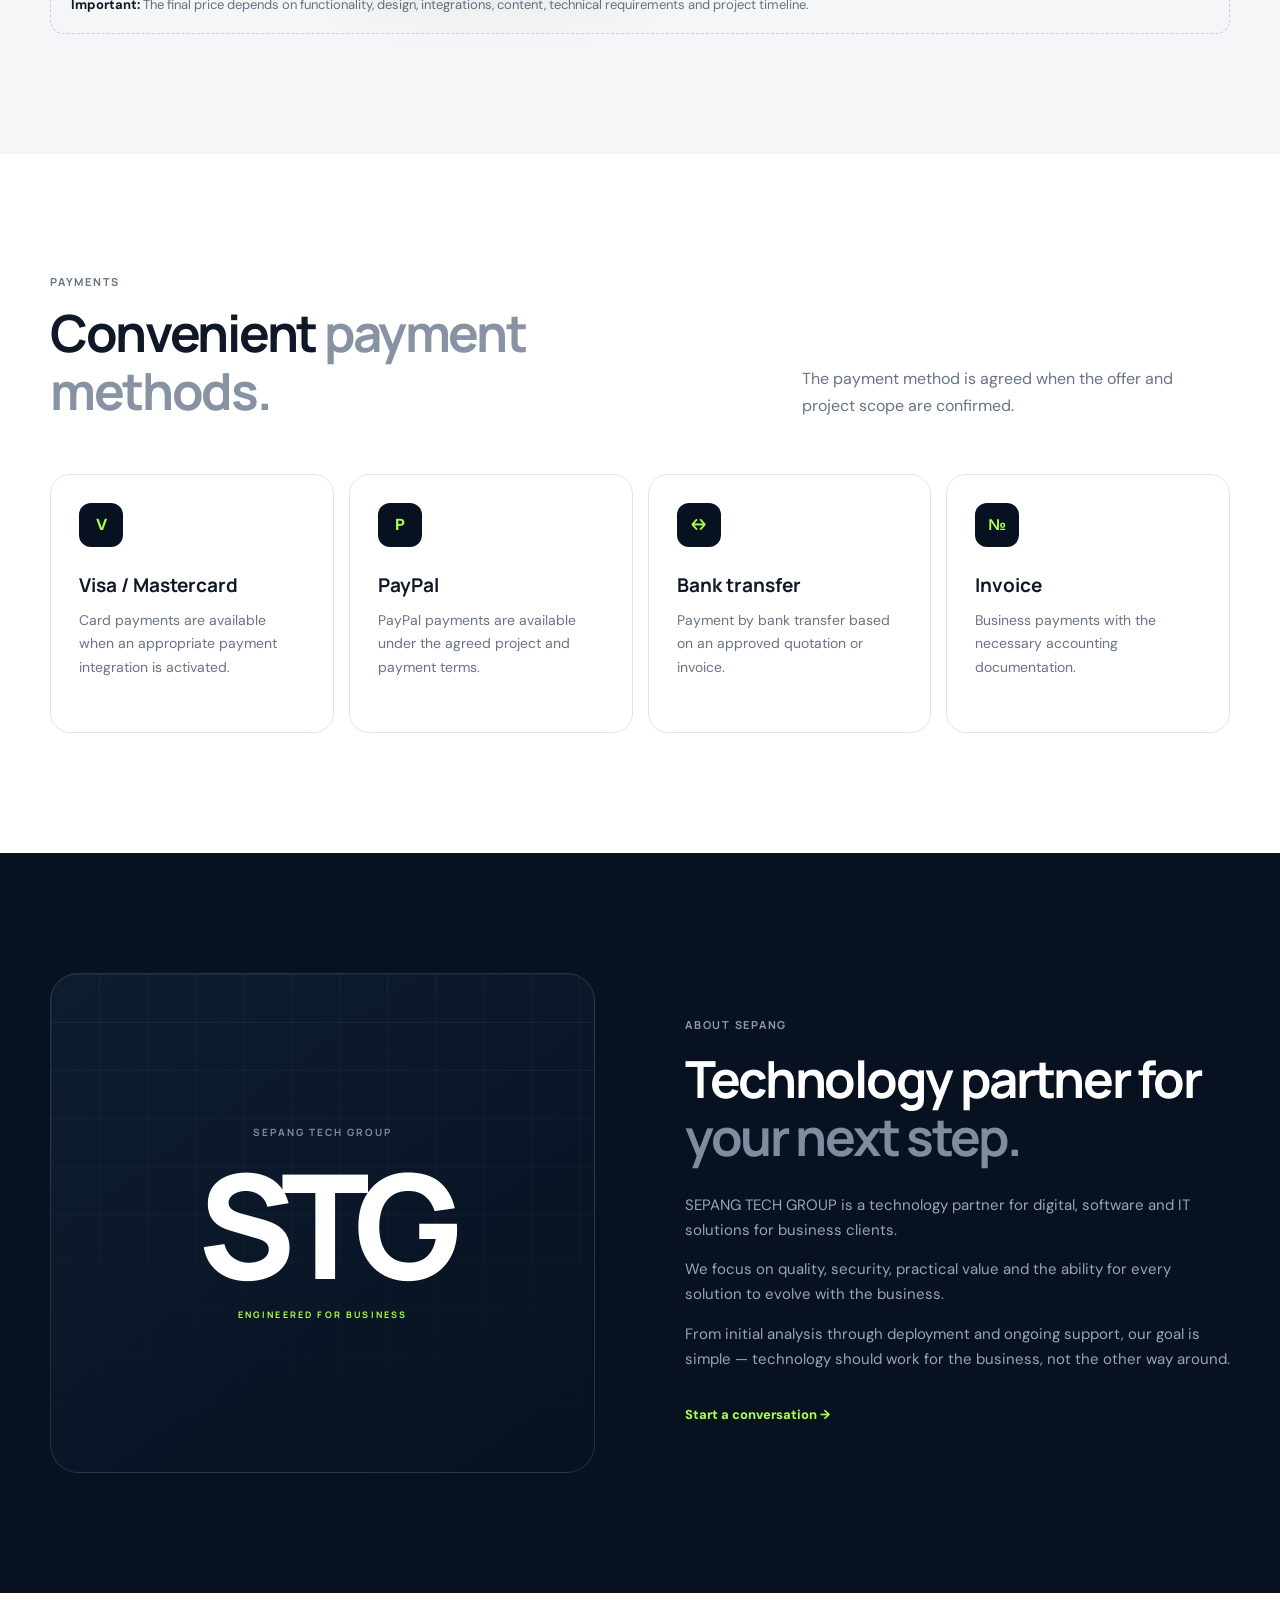
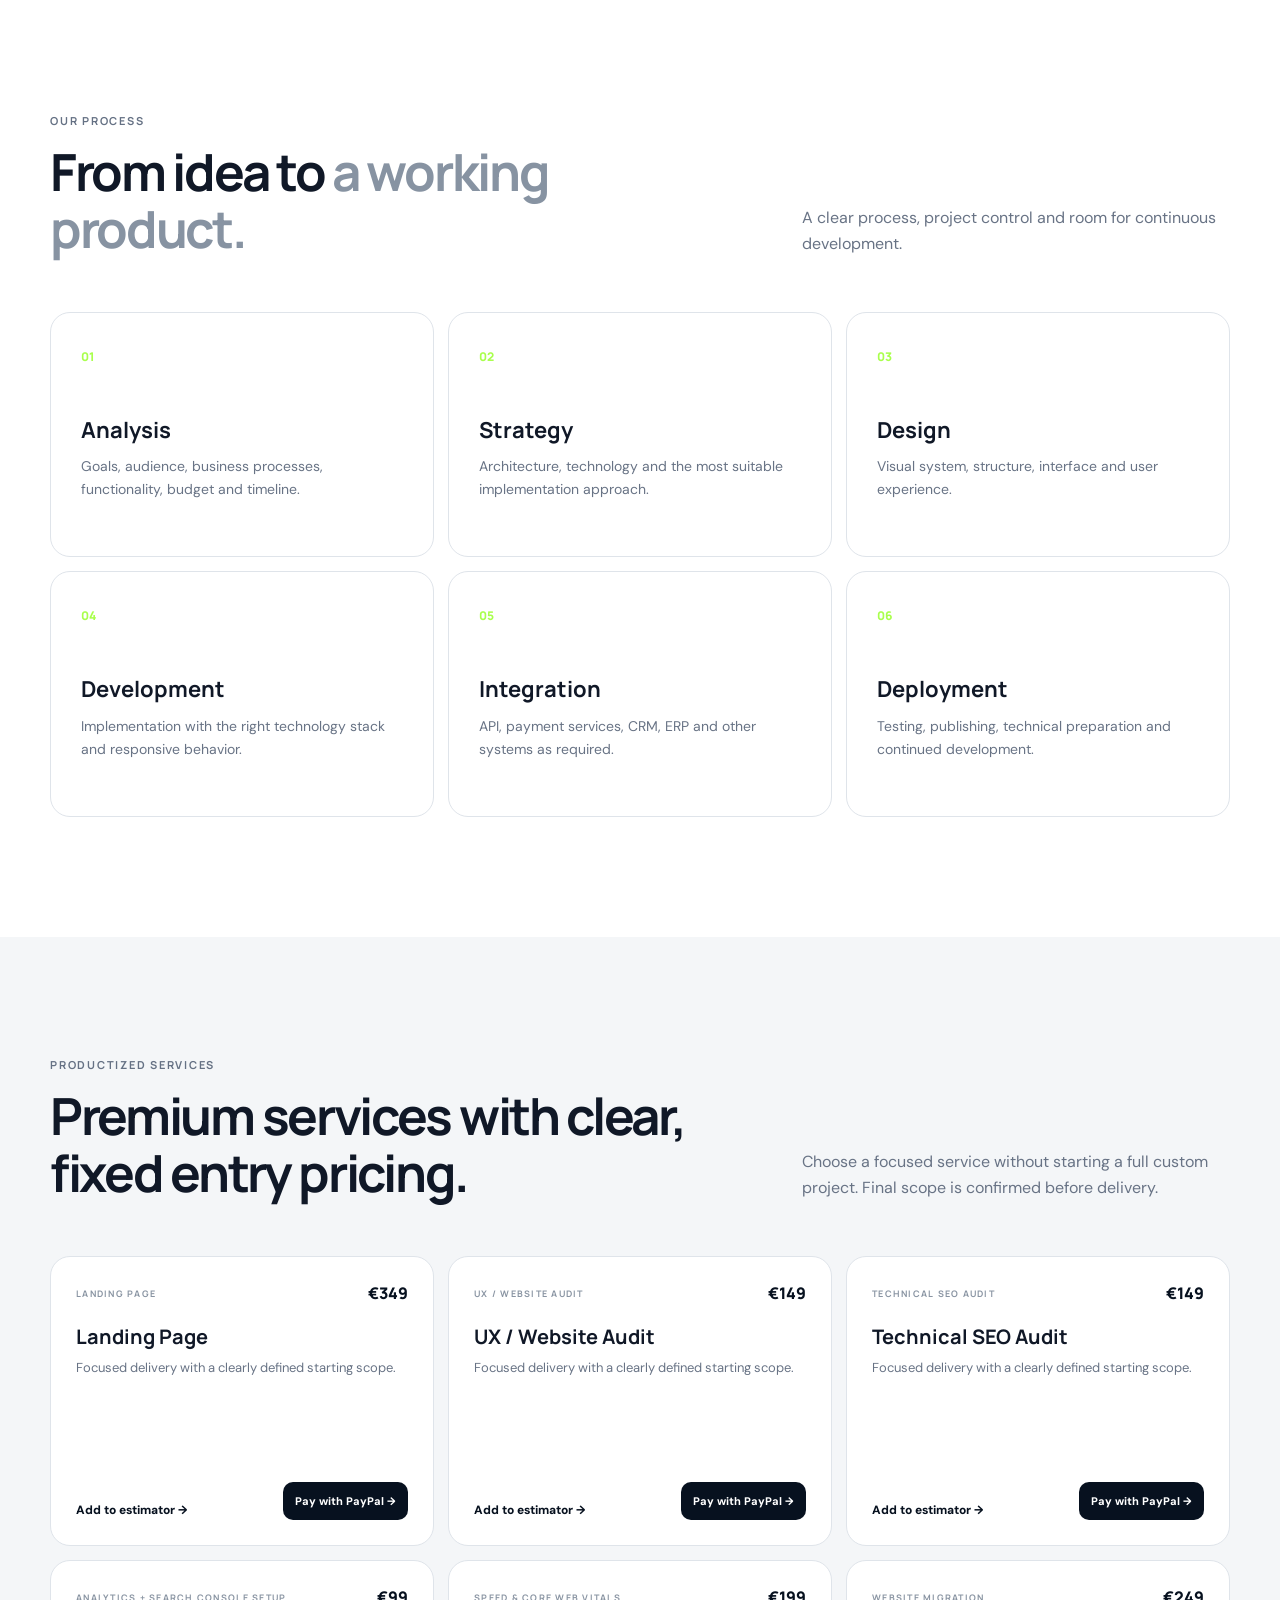
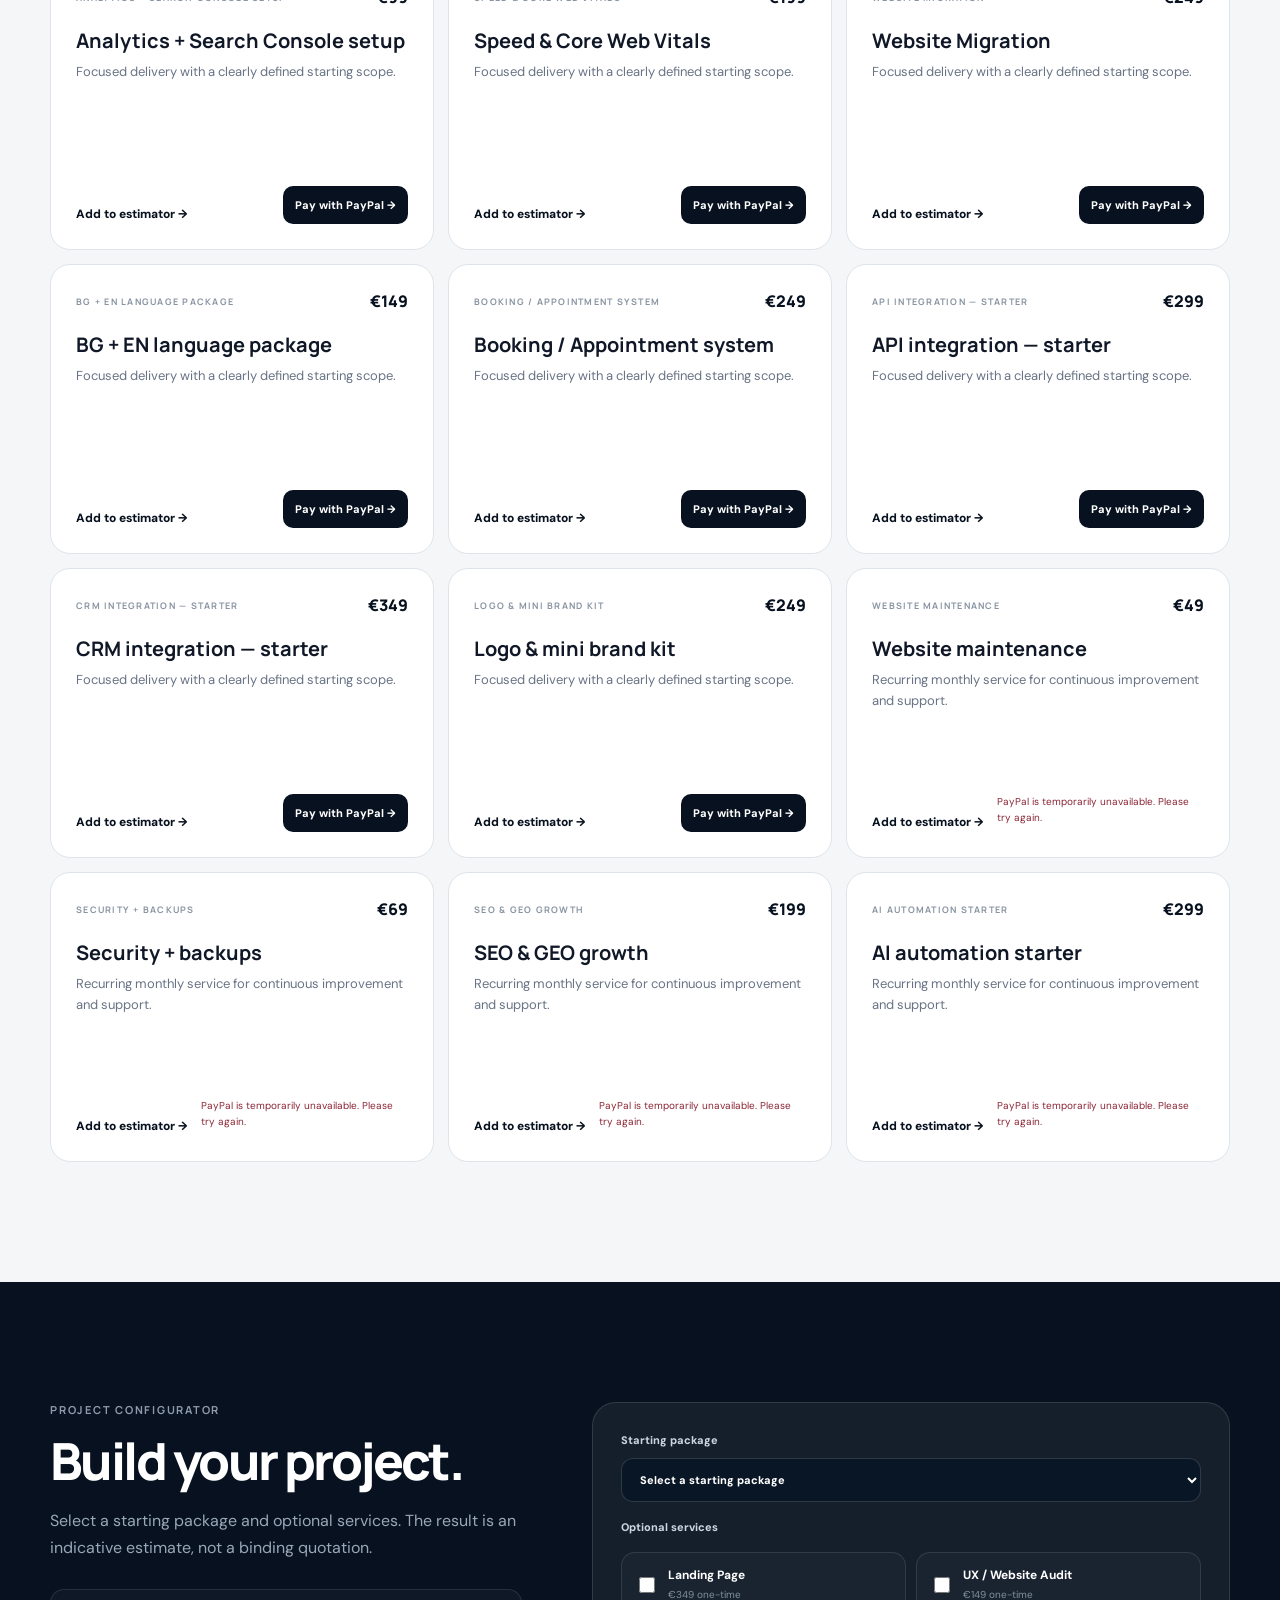
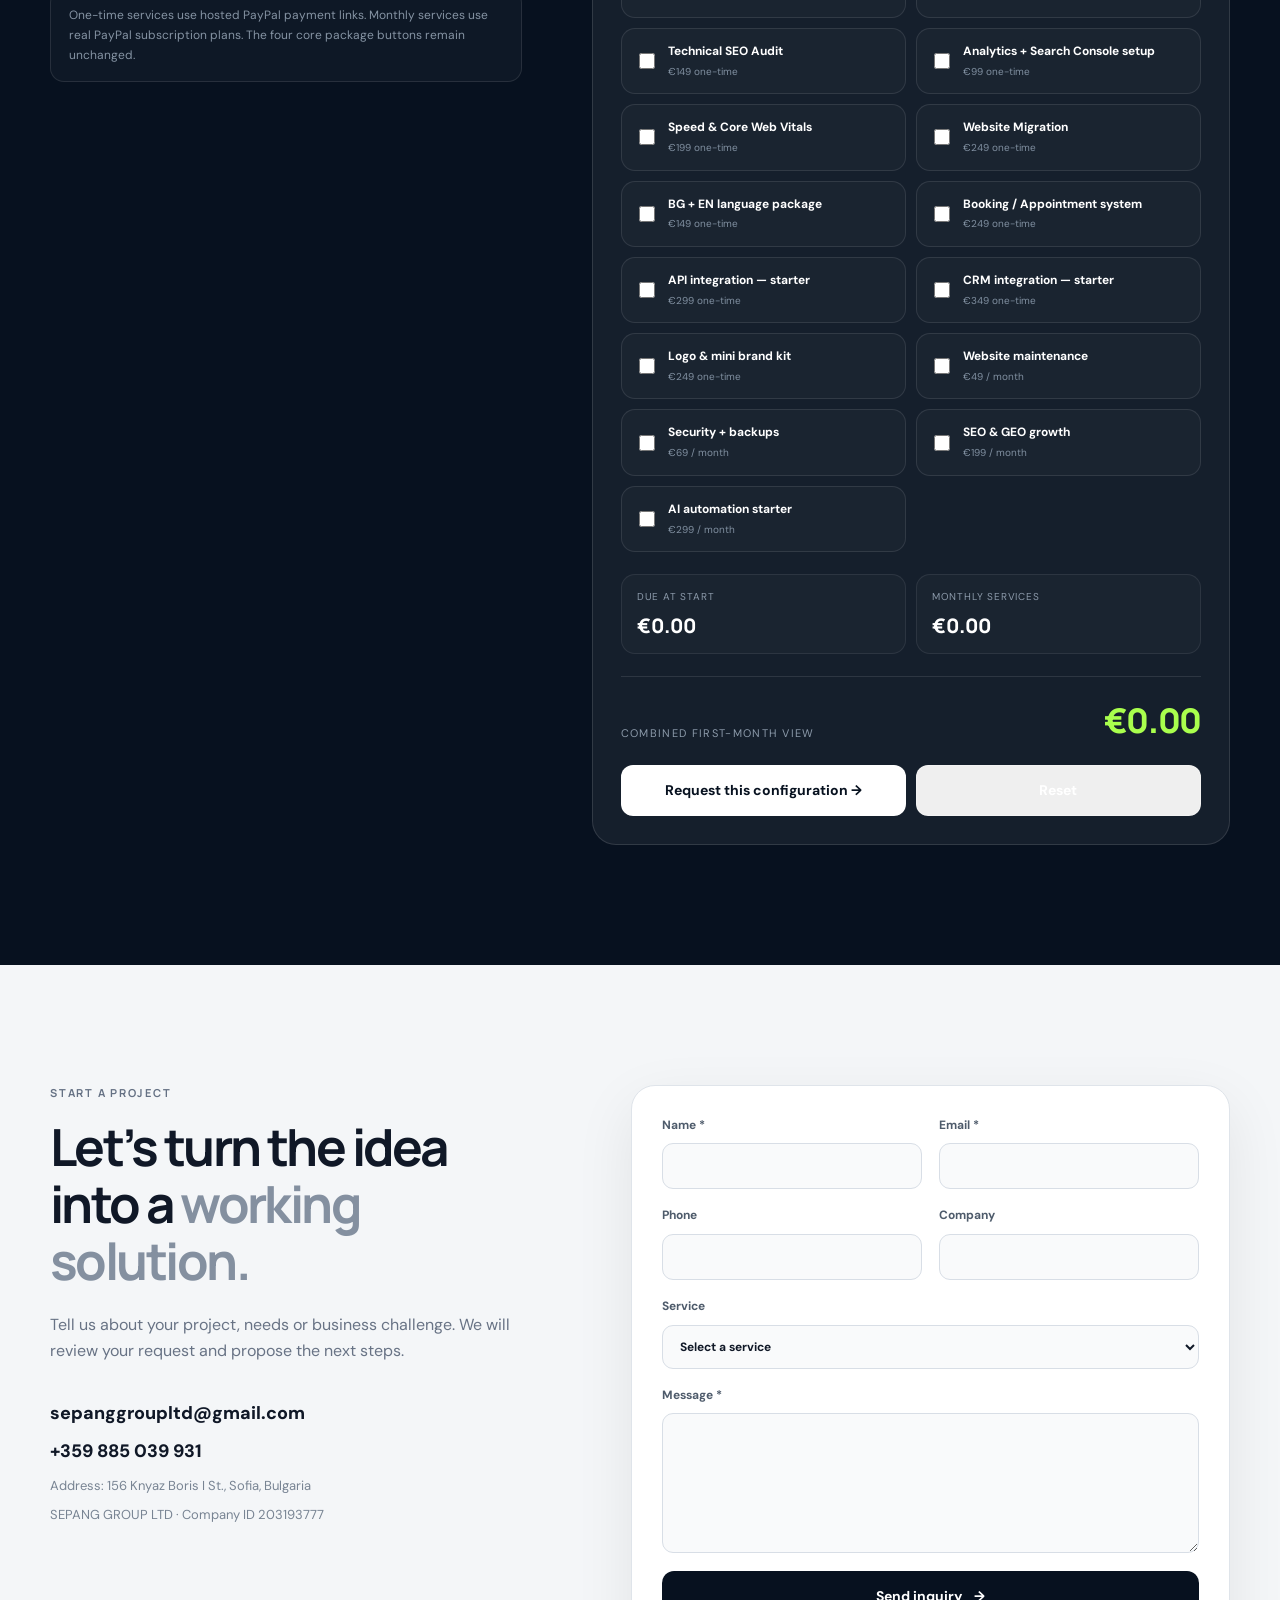
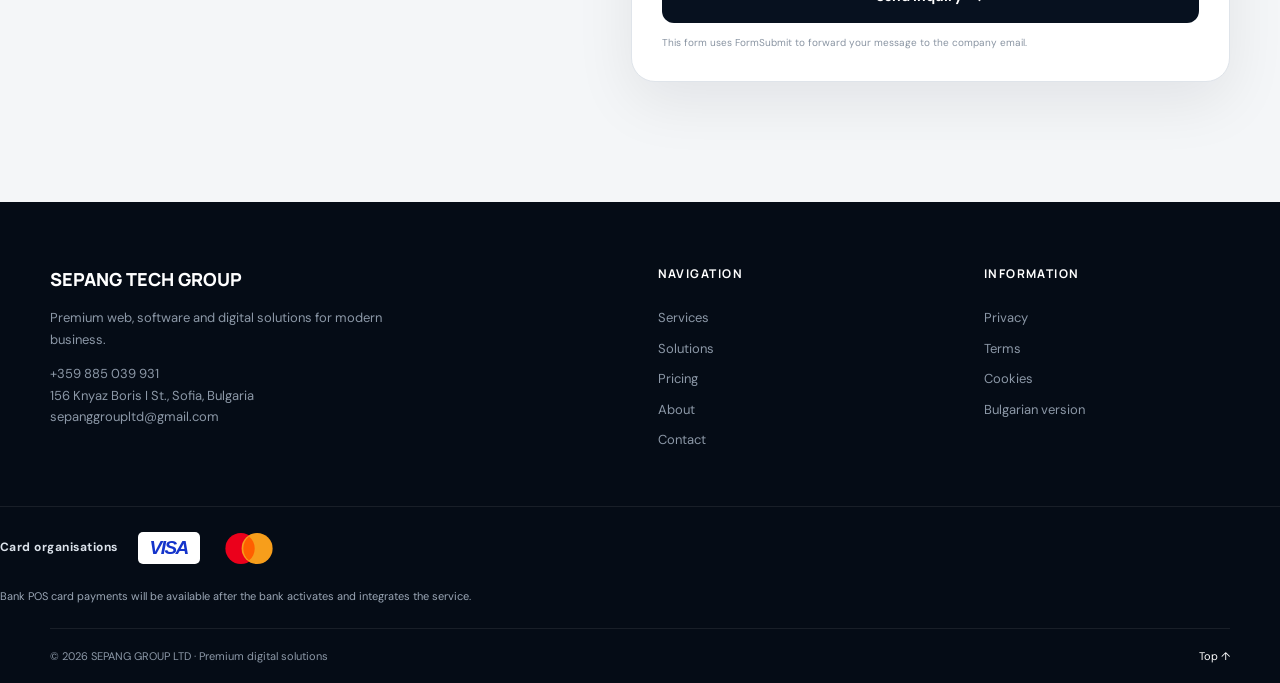
<file: en.html>
<!doctype html>
<html lang="en">
<head>
<meta charset="utf-8"><meta name="viewport" content="width=device-width,initial-scale=1">
<title>SEPANG TECH GROUP | Web, software and digital business solutions</title>
<meta name="description" content="SEPANG TECH GROUP — professional websites, online stores, custom software, business digitalization, automation, API integrations, mobile applications, SEO and IT consulting.">
<meta name="robots" content="index,follow"><meta name="theme-color" content="#07111f">
<link rel="canonical" href="https://wagner-bg.shop/en.html"><link rel="alternate" hreflang="bg" href="https://wagner-bg.shop/"><link rel="alternate" hreflang="en" href="https://wagner-bg.shop/en.html">
<link rel="preconnect" href="https://fonts.googleapis.com"><link rel="preconnect" href="https://fonts.gstatic.com" crossorigin><link href="https://fonts.googleapis.com/css2?family=DM+Sans:wght@400;500;600;700&family=Manrope:wght@600;700;800&display=swap" rel="stylesheet"><link rel="stylesheet" href="style.css">
<script type="application/ld+json">{"@context":"https://schema.org","@type":"Organization","name":"СЕПАНГ ГРУП ЕООД","alternateName":"SEPANG TECH GROUP","email":"sepanggroupltd@gmail.com","telephone":"+359885039931","address":{"@type":"PostalAddress","streetAddress":"ul. Knyaz Boris I No. 156","addressLocality":"Sofia","addressCountry":"BG"},"identifier":{"@type":"PropertyValue","propertyID":"EIK","value":"203193777"},"areaServed":"BG","url":"https://wagner-bg.shop/"}</script>
</head>
<body id="top">
<div class="topbar"><div class="wrap topbar-inner"><span>SEPANG TECH GROUP · DIGITAL & IT SOLUTIONS</span><a href="mailto:sepanggroupltd@gmail.com">sepanggroupltd@gmail.com</a></div></div>
<header class="site-header"><div class="wrap nav"><a class="brand" href="#top" aria-label="SEPANG TECH GROUP"><b class="brand-mark">ST</b><span><strong>SEPANG TECH GROUP</strong><small>SEPANG GROUP LTD</small></span></a><button class="menu" aria-label="Open menu" aria-expanded="false" aria-controls="main-nav"><span></span><span></span><span></span></button><nav id="main-nav" aria-label="Main navigation"><a href="#services">Services</a><a href="#solutions">Solutions</a><a href="#pricing">Pricing</a><a href="#payments">Payments</a><a href="#about">About</a><a href="#process">Process</a><a href="#contact">Contact</a></nav><a class="lang" href="index.html">BG</a><a class="btn btn-light nav-cta" href="#contact">Get a quote <span>↗</span></a></div></header>
<main>
<section class="hero"><div class="hero-glow hero-glow-a"></div><div class="hero-glow hero-glow-b"></div><div class="wrap hero-grid"><div class="hero-copy reveal"><div class="eyebrow"><span class="pulse"></span> SEPANG TECH GROUP · DIGITAL STUDIO</div><h1>Digital solutions, <em>built to work.</em></h1><p class="hero-lead">We build websites, online stores, business software and digital products focused on design, performance, security and real business value.</p><div class="actions"><a class="btn btn-light" href="#contact">Start a project <span>→</span></a><a class="btn btn-outline" href="#services">Explore services</a></div><div class="meta"><span><b>01</b> technology partner</span><span><b>360°</b> digital approach</span><span><b>BG / EN</b> bilingual delivery</span></div></div><div class="dashboard reveal delay-1"><div class="dash-top"><small>SEPANG / DIGITAL PROJECT</small><i>LIVE READY</i></div><div class="dash-line"></div><span class="dash-kicker">One technological direction.</span><strong>One complete business solution.</strong><p>Analysis · Strategy · Design · Development · Integration · Deployment</p><div class="dash-grid"><div><span>WEB & E-COMMERCE</span><b>01</b></div><div><span>CUSTOM SOFTWARE</span><b>02</b></div><div><span>AUTOMATION & API</span><b>03</b></div><div><span>SEO & SUPPORT</span><b>04</b></div></div><div class="dash-status"><span class="status-dot"></span> SYSTEM / READY FOR SCALE</div></div></div><div class="hero-bottom"><div class="wrap trust-row"><span>DESIGN</span><span>ENGINEERING</span><span>AUTOMATION</span><span>INTEGRATION</span><span>GROWTH</span></div></div></section>
<section id="services" class="section"><div class="wrap"><div class="section-head reveal"><div><div class="eyebrow dark-text">What we do</div><h2>Technology services, <span>built around the business.</span></h2></div><p>We do not sell templates. We analyze needs and build solutions around your goals, audience, processes and technical requirements.</p></div><div class="service-grid">
<article class="service-card reveal"><small>01 / WEBSITES</small><div class="icon">↗</div><h3>Premium websites</h3><p>Corporate and business websites with professional design, responsive delivery, SEO foundations and strong digital presence.</p><a href="#contact">Project <span>→</span></a></article>
<article class="service-card reveal"><small>02 / E-COMMERCE</small><div class="icon">◫</div><h3>Online stores</h3><p>E-commerce solutions with catalogues, carts, orders, payments, courier services and integrations tailored to the business model.</p><a href="#contact">Project <span>→</span></a></article>
<article class="service-card reveal"><small>03 / SOFTWARE</small><div class="icon">⌘</div><h3>Custom software</h3><p>Custom web applications, business systems, admin panels, databases and specialized functionality.</p><a href="#contact">Project <span>→</span></a></article>
<article class="service-card reveal"><small>04 / MOBILE</small><div class="icon">▯</div><h3>Mobile applications</h3><p>iOS and Android solutions with modern UI/UX, API integrations, push notifications and launch preparation.</p><a href="#contact">Project <span>→</span></a></article>
<article class="service-card reveal"><small>05 / AUTOMATION</small><div class="icon">⌁</div><h3>Process automation</h3><p>Less manual work through automated processes, system connections, notifications and intelligent workflows.</p><a href="#contact">Project <span>→</span></a></article>
<article class="service-card reveal"><small>06 / INTEGRATIONS</small><div class="icon">⟷</div><h3>API & system integrations</h3><p>Connecting websites, stores, CRM, ERP, warehouse, payment and other business systems.</p><a href="#contact">Project <span>→</span></a></article>
<article class="service-card reveal"><small>07 / SEO</small><div class="icon">⌕</div><h3>SEO & optimization</h3><p>Technical SEO foundations, site structure, speed, content recommendations and performance monitoring.</p><a href="#contact">Project <span>→</span></a></article>
<article class="service-card reveal"><small>08 / CONSULTING</small><div class="icon">◇</div><h3>IT consulting</h3><p>Needs analysis, architecture, technology selection, planning and technology strategy.</p><a href="#contact">Project <span>→</span></a></article>
<article class="service-card reveal"><small>09 / SUPPORT</small><div class="icon">+</div><h3>Support & development</h3><p>Technical support, updates, improvements, security and continued development of digital products.</p><a href="#contact">Project <span>→</span></a></article>
</div></div></section>
<section id="solutions" class="section section-soft"><div class="wrap"><div class="section-head reveal"><div><div class="eyebrow dark-text">Business Solutions</div><h2>Digitalization, <span>automation and growth.</span></h2></div><p>We help businesses turn daily processes into efficient, measurable and technology-driven systems.</p></div><div class="solution-layout"><div class="solution-feature reveal"><span>01 / BUSINESS TRANSFORMATION</span><h3>From manual operations to <em>a system.</em></h3><p>We connect people, data and tools in one digital environment that can be measured and scaled.</p><a class="text-link" href="#contact">Discuss your process →</a></div><div class="solution-list"><article class="reveal"><b>01</b><div><h3>Business digitalization</h3><p>We turn manual and inefficient processes into structured digital workflows.</p></div></article><article class="reveal"><b>02</b><div><h3>Process optimization</h3><p>Less manual work, better control and greater efficiency.</p></div></article><article class="reveal"><b>03</b><div><h3>CRM & ERP integrations</h3><p>We connect existing systems to a website, store or custom application.</p></div></article><article class="reveal"><b>04</b><div><h3>E-business platforms</h3><p>Flexible digital platforms that can grow with the business.</p></div></article></div></div></div></section>
<section class="section dark-section"><div class="wrap"><div class="section-head dark-head reveal"><div><div class="eyebrow">Why SEPANG</div><h2>More than an executor. <span>Technology partner.</span></h2></div><p>Every project needs a clear goal, a solid technical foundation and room to evolve.</p></div><div class="why-grid"><article class="why-card reveal"><b>01</b><h3>Tailored approach</h3><p>Solutions are built around real business needs, processes and goals.</p></article><article class="why-card reveal"><b>02</b><h3>Technology foundation</h3><p>We select technology according to the project, not a predefined template.</p></article><article class="why-card reveal"><b>03</b><h3>Results focused</h3><p>Design and technology should serve the business and its real objectives.</p></article><article class="why-card reveal"><b>04</b><h3>Built to evolve</h3><p>We build solutions that can be maintained, expanded and improved over time.</p></article></div></div></section>
<section id="pricing" class="section section-soft"><div class="wrap"><div class="section-head reveal"><div><div class="eyebrow dark-text">Investment</div><h2>Transparent starting <span>prices.</span></h2></div><p>Prices are indicative starting points and are finalized according to scope, functionality and technical requirements.</p></div><div class="price-grid">
<article class="price-card reveal"><h3>Business website</h3><div class="price">€761.84</div><span class="price-note">starting price</span><ul><li>Professional design</li><li>Up to 10 pages</li><li>Responsive</li><li>SEO foundation</li><li>Contact form</li></ul><a class="btn btn-dark" href="https://www.paypal.com/ncp/payment/KBL65LTBNK568" target="_blank" rel="noopener">Pay with PayPal →</a></article>
<article class="price-card featured reveal"><span class="tag">POPULAR</span><h3>Online store</h3><div class="price">€1,274.04</div><span class="price-note">starting price</span><ul><li>Catalogue & products</li><li>Cart & orders</li><li>Payments</li><li>Courier integrations</li><li>SEO foundation</li></ul><a class="btn btn-dark" href="https://www.paypal.com/ncp/payment/7AFUQ6PKWXG7W" target="_blank" rel="noopener">Pay with PayPal →</a></article>
<article class="price-card reveal"><h3>Custom software</h3><div class="price">€2,551.04</div><span class="price-note">starting price</span><ul><li>Analysis</li><li>Architecture</li><li>Web application</li><li>API integrations</li><li>Databases</li></ul><a class="btn btn-dark" href="https://www.paypal.com/ncp/payment/MFZDQ9TX4532E" target="_blank" rel="noopener">Pay with PayPal →</a></article>
<article class="price-card reveal"><h3>Mobile application</h3><div class="price">€2,039.03</div><span class="price-note">starting price</span><ul><li>iOS & Android</li><li>UI/UX</li><li>API integration</li><li>Push notifications</li><li>Testing</li></ul><a class="btn btn-dark" href="https://www.paypal.com/ncp/payment/HX5UVLP8VX7MY" target="_blank" rel="noopener">Pay with PayPal →</a></article>
</div><div class="note reveal"><b>Important:</b> The final price depends on functionality, design, integrations, content, technical requirements and project timeline.</div></div></section>
<section id="payments" class="section"><div class="wrap"><div class="section-head reveal"><div><div class="eyebrow dark-text">Payments</div><h2>Convenient <span>payment methods.</span></h2></div><p>The payment method is agreed when the offer and project scope are confirmed.</p></div><div class="payment-grid"><article class="payment-card reveal"><div class="payment-icon">V</div><h3>Visa / Mastercard</h3><p>Card payments are available when an appropriate payment integration is activated.</p></article><article class="payment-card reveal"><div class="payment-icon">P</div><h3>PayPal</h3><p>PayPal payments are available under the agreed project and payment terms.</p></article><article class="payment-card reveal"><div class="payment-icon">↔</div><h3>Bank transfer</h3><p>Payment by bank transfer based on an approved quotation or invoice.</p></article><article class="payment-card reveal"><div class="payment-icon">№</div><h3>Invoice</h3><p>Business payments with the necessary accounting documentation.</p></article></div></div></section>
<section id="about" class="section dark-section about-section"><div class="wrap split"><div class="visual reveal"><div class="visual-grid"></div><span>SEPANG TECH GROUP</span><b>STG</b><small>ENGINEERED FOR BUSINESS</small></div><div class="reveal"><div class="eyebrow">About SEPANG</div><h2>Technology partner for <span>your next step.</span></h2><p>SEPANG TECH GROUP is a technology partner for digital, software and IT solutions for business clients.</p><p>We focus on quality, security, practical value and the ability for every solution to evolve with the business.</p><p>From initial analysis through deployment and ongoing support, our goal is simple — technology should work for the business, not the other way around.</p><a class="text-link light-link" href="#contact">Start a conversation →</a></div></div></section>
<section id="process" class="section"><div class="wrap"><div class="section-head reveal"><div><div class="eyebrow dark-text">Our process</div><h2>From idea to <span>a working product.</span></h2></div><p>A clear process, project control and room for continuous development.</p></div><div class="process-grid"><article class="process-card reveal"><b>01</b><h3>Analysis</h3><p>Goals, audience, business processes, functionality, budget and timeline.</p></article><article class="process-card reveal"><b>02</b><h3>Strategy</h3><p>Architecture, technology and the most suitable implementation approach.</p></article><article class="process-card reveal"><b>03</b><h3>Design</h3><p>Visual system, structure, interface and user experience.</p></article><article class="process-card reveal"><b>04</b><h3>Development</h3><p>Implementation with the right technology stack and responsive behavior.</p></article><article class="process-card reveal"><b>05</b><h3>Integration</h3><p>API, payment services, CRM, ERP and other systems as required.</p></article><article class="process-card reveal"><b>06</b><h3>Deployment</h3><p>Testing, publishing, technical preparation and continued development.</p></article></div></div></section>
<section id="contact" class="section section-soft contact-section"><div class="wrap contact-grid"><div class="reveal"><div class="eyebrow dark-text">START A PROJECT</div><h2>Let’s turn the idea into a <span>working solution.</span></h2><p>Tell us about your project, needs or business challenge. We will review your request and propose the next steps.</p><div class="contact-details"><a href="mailto:sepanggroupltd@gmail.com">sepanggroupltd@gmail.com</a><a href="tel:+359885039931">+359 885 039 931</a><span>Address: 156 Knyaz Boris I St., Sofia, Bulgaria</span><span>SEPANG GROUP LTD · Company ID 203193777</span></div></div><form class="contact-form reveal" action="https://formsubmit.co/sepanggroupltd@gmail.com" method="POST"><input type="hidden" name="_subject" value="New inquiry from SEPANG TECH GROUP"><input type="hidden" name="_template" value="table"><input type="hidden" name="_next" value="https://wagner-bg.shop/thanks.html"><input type="hidden" name="_captcha" value="true"><div class="formgrid"><label>Name *<input name="name" autocomplete="name" required></label><label>Email *<input name="email" type="email" autocomplete="email" required></label><label>Phone<input name="phone" type="tel" autocomplete="tel"></label><label>Company<input name="company" autocomplete="organization"></label><label class="full">Service<select name="service"><option value="">Select a service</option><option>Website</option><option>Online store</option><option>Custom software</option><option>Mobile application</option><option>Business digitalization</option><option>Process automation</option><option>API & system integrations</option><option>CRM / ERP integration</option><option>SEO & optimization</option><option>IT consulting</option><option>Support & development</option></select></label><label class="full">Message *<textarea name="message" required></textarea></label></div><button class="btn btn-dark full" type="submit">Send inquiry <span>→</span></button><small>This form uses FormSubmit to forward your message to the company email.</small></form></div></section>
</main>
<footer><div class="wrap footer-grid"><div><a class="footer-brand" href="#top">SEPANG TECH GROUP</a><p>Premium web, software and digital solutions for modern business.</p><p><a href="tel:+359885039931">+359 885 039 931</a><br>156 Knyaz Boris I St., Sofia, Bulgaria<br><a href="mailto:sepanggroupltd@gmail.com">sepanggroupltd@gmail.com</a></p></div><div><h4>Navigation</h4><a href="#services">Services</a><a href="#solutions">Solutions</a><a href="#pricing">Pricing</a><a href="#about">About</a><a href="#contact">Contact</a></div><div><h4>Information</h4><a href="privacy.html">Privacy</a><a href="terms.html">Terms</a><a href="cookies.html">Cookies</a><a href="index.html">Bulgarian version</a></div></div><div class="footer-payment-brands" aria-label="Card organisations"><span class="footer-payment-label">Card organisations</span><div class="card-brand-logos"><span class="card-logo card-logo-visa" role="img" aria-label="Visa">VISA</span><svg class="card-logo-mastercard" role="img" aria-label="Mastercard" viewBox="0 0 84 52" xmlns="http://www.w3.org/2000/svg"><circle cx="31" cy="26" r="21" fill="#EB001B"/><circle cx="53" cy="26" r="21" fill="#F79E1B"/><path d="M42 9.7a21 21 0 0 1 0 32.6 21 21 0 0 1 0-32.6Z" fill="#FF5F00"/></svg></div><small>Bank POS card payments will be available after the bank activates and integrates the service.</small></div><div class="wrap footer-bottom"><span>© 2026 SEPANG GROUP LTD · Premium digital solutions</span><a href="#top">Top ↑</a></div></footer>
<script src="app.js" defer></script>
</body>
</html>
</file>
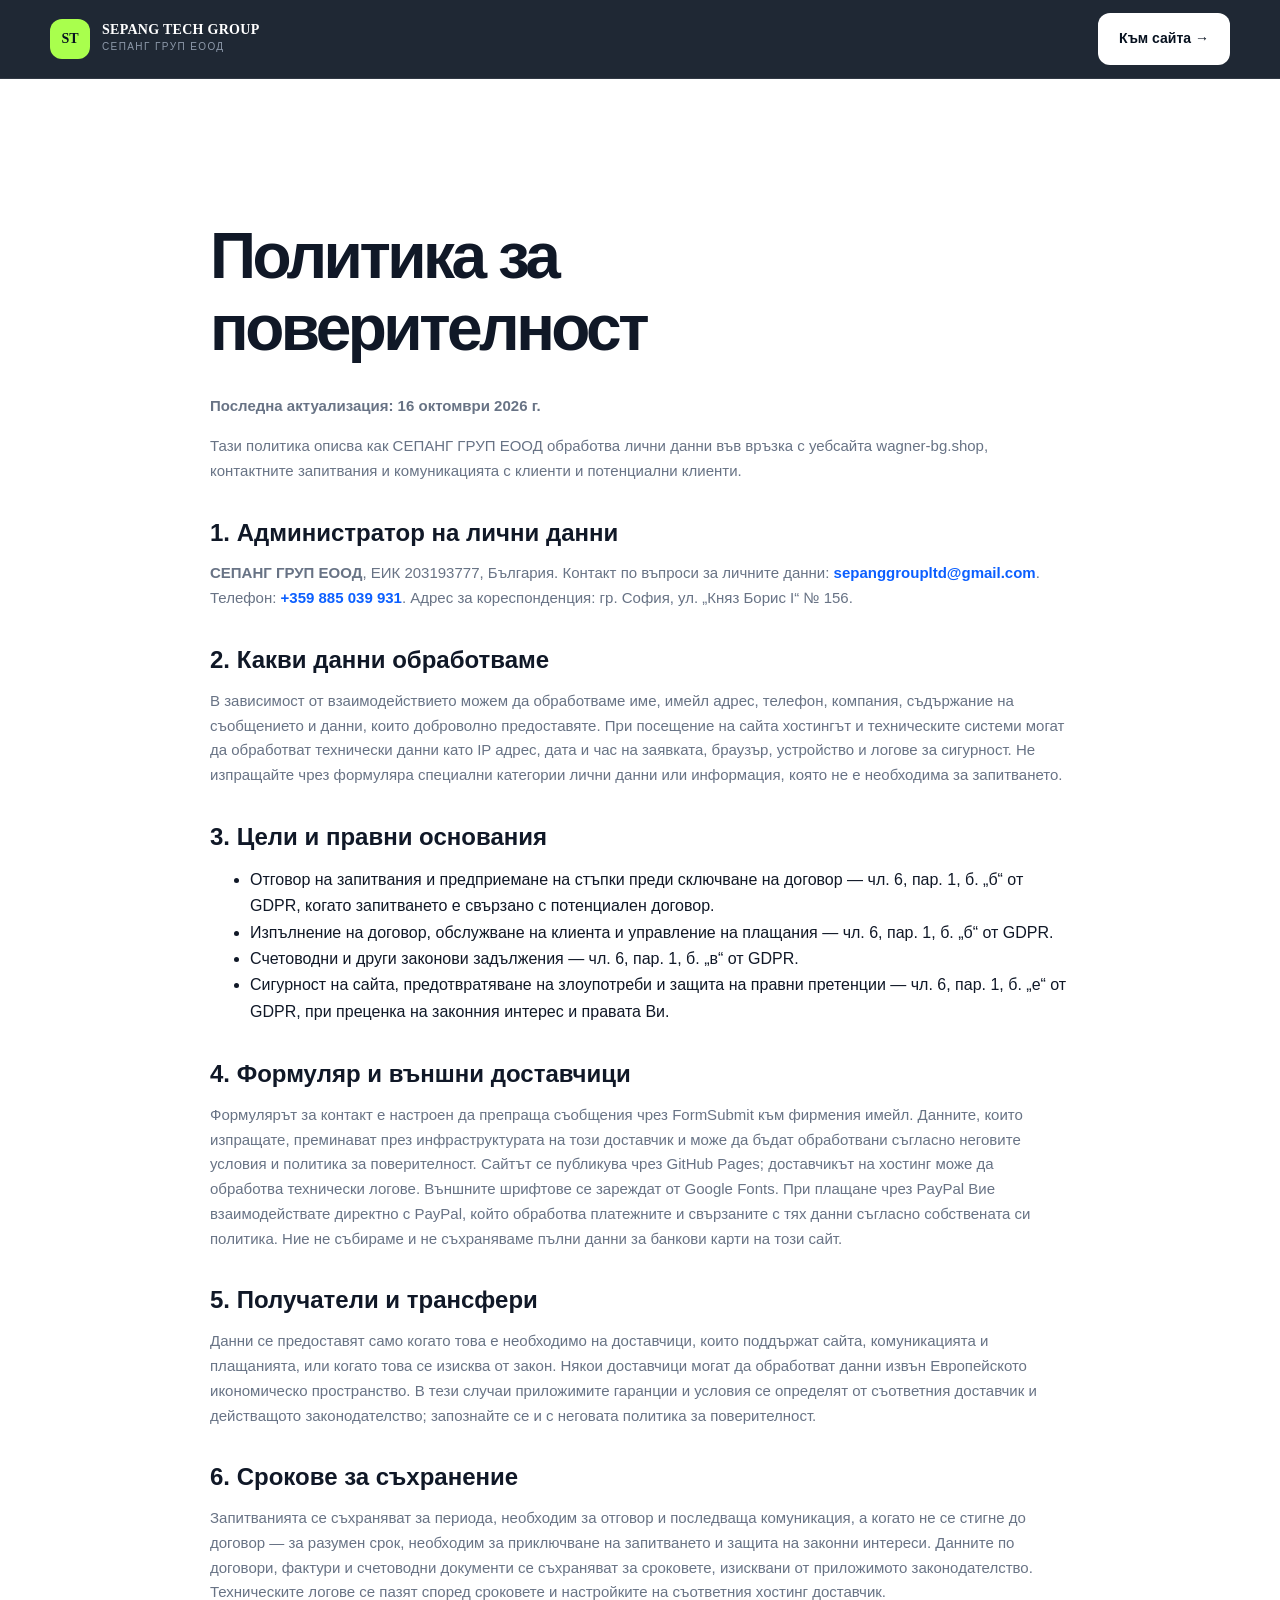
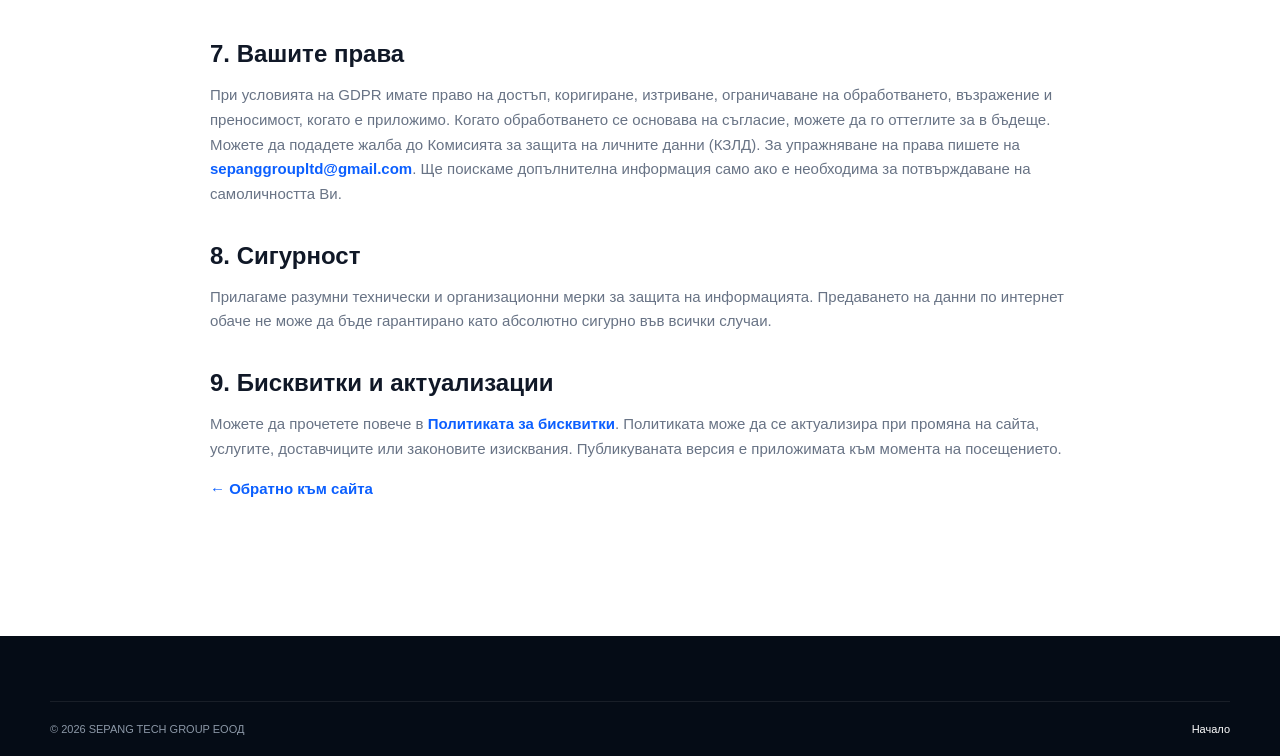
<file: privacy.html>
<!doctype html>
<html lang="bg">
<head>
<meta charset="utf-8">
<meta name="viewport" content="width=device-width,initial-scale=1">
<meta name="robots" content="index,follow">
<meta name="description" content="Политика за поверителност и обработване на лични данни от SEPANG TECH GROUP ЕООД.">
<title>Политика за поверителност | SEPANG TECH GROUP</title>
<link rel="stylesheet" href="style.css">
</head>
<body id="top">
<header class="site-header"><div class="wrap nav"><a class="brand" href="index.html" aria-label="SEPANG TECH GROUP"><b class="brand-mark">ST</b><span><strong>SEPANG TECH GROUP</strong><small>СЕПАНГ ГРУП ЕООД</small></span></a><a class="btn btn-light" href="index.html">Към сайта →</a></div></header>
<main class="section"><article class="wrap legal">
<h1>Политика за поверителност</h1>
<p><strong>Последна актуализация: 16 октомври 2026 г.</strong></p>
<p>Тази политика описва как СЕПАНГ ГРУП ЕООД обработва лични данни във връзка с уебсайта wagner-bg.shop, контактните запитвания и комуникацията с клиенти и потенциални клиенти.</p>
<h2>1. Администратор на лични данни</h2>
<p><strong>СЕПАНГ ГРУП ЕООД</strong>, ЕИК 203193777, България. Контакт по въпроси за личните данни: <a href="mailto:sepanggroupltd@gmail.com">sepanggroupltd@gmail.com</a>. Телефон: <a href="tel:+359885039931">+359 885 039 931</a>. Адрес за кореспонденция: гр. София, ул. „Княз Борис I“ № 156.</p>
<h2>2. Какви данни обработваме</h2>
<p>В зависимост от взаимодействието можем да обработваме име, имейл адрес, телефон, компания, съдържание на съобщението и данни, които доброволно предоставяте. При посещение на сайта хостингът и техническите системи могат да обработват технически данни като IP адрес, дата и час на заявката, браузър, устройство и логове за сигурност. Не изпращайте чрез формуляра специални категории лични данни или информация, която не е необходима за запитването.</p>
<h2>3. Цели и правни основания</h2>
<ul>
<li>Отговор на запитвания и предприемане на стъпки преди сключване на договор — чл. 6, пар. 1, б. „б“ от GDPR, когато запитването е свързано с потенциален договор.</li>
<li>Изпълнение на договор, обслужване на клиента и управление на плащания — чл. 6, пар. 1, б. „б“ от GDPR.</li>
<li>Счетоводни и други законови задължения — чл. 6, пар. 1, б. „в“ от GDPR.</li>
<li>Сигурност на сайта, предотвратяване на злоупотреби и защита на правни претенции — чл. 6, пар. 1, б. „е“ от GDPR, при преценка на законния интерес и правата Ви.</li>
</ul>
<h2>4. Формуляр и външни доставчици</h2>
<p>Формулярът за контакт е настроен да препраща съобщения чрез FormSubmit към фирмения имейл. Данните, които изпращате, преминават през инфраструктурата на този доставчик и може да бъдат обработвани съгласно неговите условия и политика за поверителност. Сайтът се публикува чрез GitHub Pages; доставчикът на хостинг може да обработва технически логове. Външните шрифтове се зареждат от Google Fonts. При плащане чрез PayPal Вие взаимодействате директно с PayPal, който обработва платежните и свързаните с тях данни съгласно собствената си политика. Ние не събираме и не съхраняваме пълни данни за банкови карти на този сайт.</p>
<h2>5. Получатели и трансфери</h2>
<p>Данни се предоставят само когато това е необходимо на доставчици, които поддържат сайта, комуникацията и плащанията, или когато това се изисква от закон. Някои доставчици могат да обработват данни извън Европейското икономическо пространство. В тези случаи приложимите гаранции и условия се определят от съответния доставчик и действащото законодателство; запознайте се и с неговата политика за поверителност.</p>
<h2>6. Срокове за съхранение</h2>
<p>Запитванията се съхраняват за периода, необходим за отговор и последваща комуникация, а когато не се стигне до договор — за разумен срок, необходим за приключване на запитването и защита на законни интереси. Данните по договори, фактури и счетоводни документи се съхраняват за сроковете, изисквани от приложимото законодателство. Техническите логове се пазят според сроковете и настройките на съответния хостинг доставчик.</p>
<h2>7. Вашите права</h2>
<p>При условията на GDPR имате право на достъп, коригиране, изтриване, ограничаване на обработването, възражение и преносимост, когато е приложимо. Когато обработването се основава на съгласие, можете да го оттеглите за в бъдеще. Можете да подадете жалба до Комисията за защита на личните данни (КЗЛД). За упражняване на права пишете на <a href="mailto:sepanggroupltd@gmail.com">sepanggroupltd@gmail.com</a>. Ще поискаме допълнителна информация само ако е необходима за потвърждаване на самоличността Ви.</p>
<h2>8. Сигурност</h2>
<p>Прилагаме разумни технически и организационни мерки за защита на информацията. Предаването на данни по интернет обаче не може да бъде гарантирано като абсолютно сигурно във всички случаи.</p>
<h2>9. Бисквитки и актуализации</h2>
<p>Можете да прочетете повече в <a href="cookies.html">Политиката за бисквитки</a>. Политиката може да се актуализира при промяна на сайта, услугите, доставчиците или законовите изисквания. Публикуваната версия е приложимата към момента на посещението.</p>
<p><a href="index.html">← Обратно към сайта</a></p>
</article></main>
<footer><div class="wrap footer-bottom"><span>© 2026 SEPANG TECH GROUP ЕООД</span><a href="index.html">Начало</a></div></footer>
</body></html>
</file>
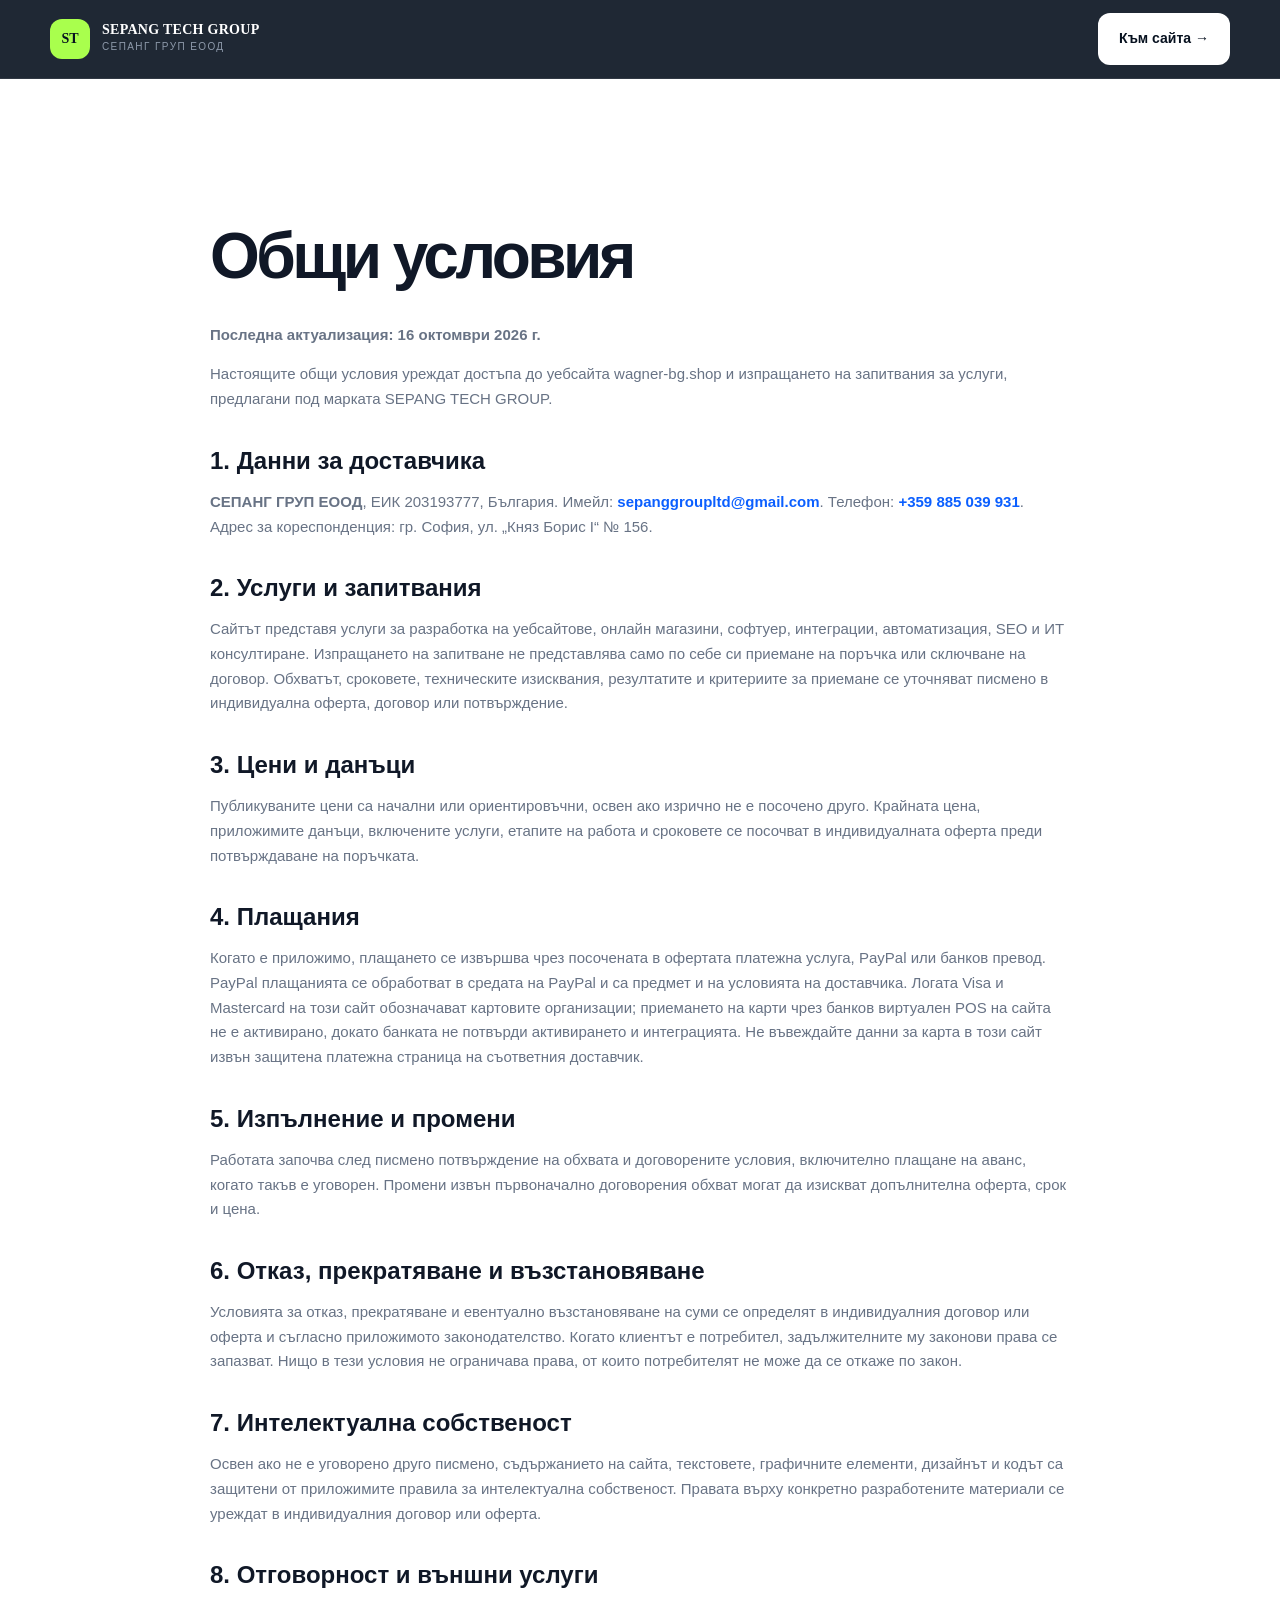
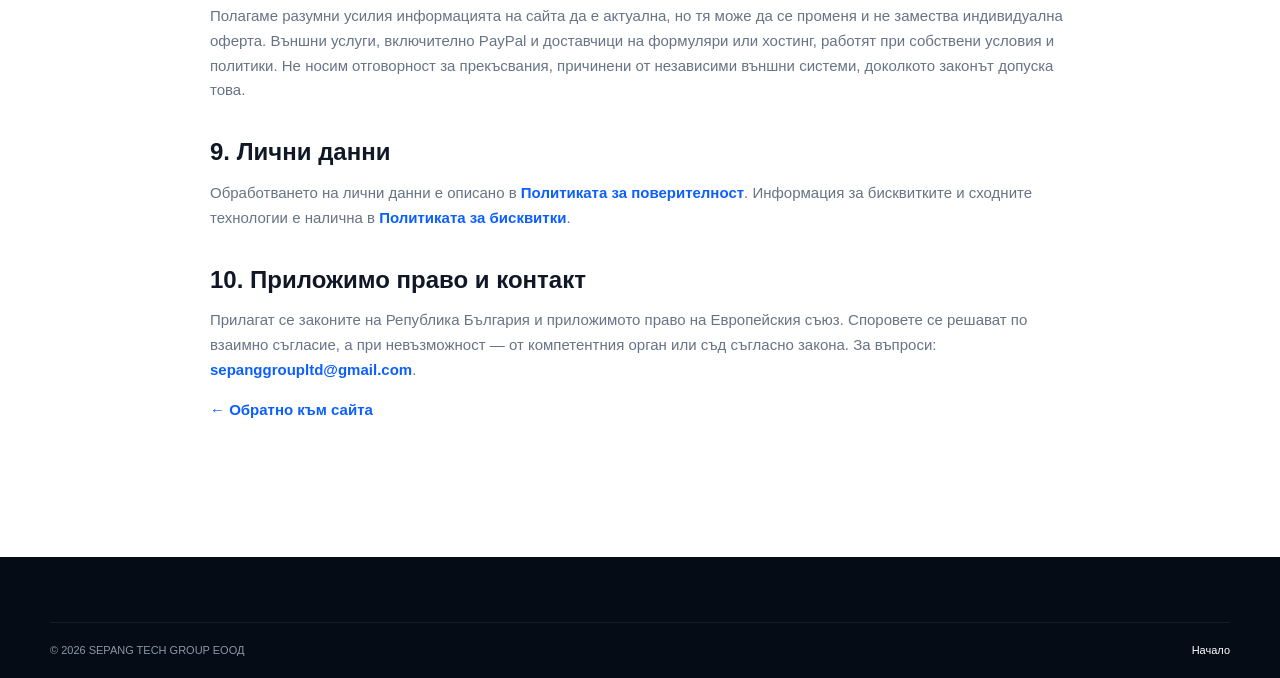
<file: terms.html>
<!doctype html>
<html lang="bg">
<head>
<meta charset="utf-8">
<meta name="viewport" content="width=device-width,initial-scale=1">
<meta name="robots" content="index,follow">
<meta name="description" content="Общи условия за използване на сайта и заявяване на услуги от SEPANG TECH GROUP ЕООД.">
<title>Общи условия | SEPANG TECH GROUP</title>
<link rel="stylesheet" href="style.css">
</head>
<body id="top">
<header class="site-header"><div class="wrap nav"><a class="brand" href="index.html" aria-label="SEPANG TECH GROUP"><b class="brand-mark">ST</b><span><strong>SEPANG TECH GROUP</strong><small>СЕПАНГ ГРУП ЕООД</small></span></a><a class="btn btn-light" href="index.html">Към сайта →</a></div></header>
<main class="section"><article class="wrap legal">
<h1>Общи условия</h1>
<p><strong>Последна актуализация: 16 октомври 2026 г.</strong></p>
<p>Настоящите общи условия уреждат достъпа до уебсайта wagner-bg.shop и изпращането на запитвания за услуги, предлагани под марката SEPANG TECH GROUP.</p>
<h2>1. Данни за доставчика</h2>
<p><strong>СЕПАНГ ГРУП ЕООД</strong>, ЕИК 203193777, България. Имейл: <a href="mailto:sepanggroupltd@gmail.com">sepanggroupltd@gmail.com</a>. Телефон: <a href="tel:+359885039931">+359 885 039 931</a>. Адрес за кореспонденция: гр. София, ул. „Княз Борис I“ № 156.</p>
<h2>2. Услуги и запитвания</h2>
<p>Сайтът представя услуги за разработка на уебсайтове, онлайн магазини, софтуер, интеграции, автоматизация, SEO и ИТ консултиране. Изпращането на запитване не представлява само по себе си приемане на поръчка или сключване на договор. Обхватът, сроковете, техническите изисквания, резултатите и критериите за приемане се уточняват писмено в индивидуална оферта, договор или потвърждение.</p>
<h2>3. Цени и данъци</h2>
<p>Публикуваните цени са начални или ориентировъчни, освен ако изрично не е посочено друго. Крайната цена, приложимите данъци, включените услуги, етапите на работа и сроковете се посочват в индивидуалната оферта преди потвърждаване на поръчката.</p>
<h2>4. Плащания</h2>
<p>Когато е приложимо, плащането се извършва чрез посочената в офертата платежна услуга, PayPal или банков превод. PayPal плащанията се обработват в средата на PayPal и са предмет и на условията на доставчика. Логата Visa и Mastercard на този сайт обозначават картовите организации; приемането на карти чрез банков виртуален POS на сайта не е активирано, докато банката не потвърди активирането и интеграцията. Не въвеждайте данни за карта в този сайт извън защитена платежна страница на съответния доставчик.</p>
<h2>5. Изпълнение и промени</h2>
<p>Работата започва след писмено потвърждение на обхвата и договорените условия, включително плащане на аванс, когато такъв е уговорен. Промени извън първоначално договорения обхват могат да изискват допълнителна оферта, срок и цена.</p>
<h2>6. Отказ, прекратяване и възстановяване</h2>
<p>Условията за отказ, прекратяване и евентуално възстановяване на суми се определят в индивидуалния договор или оферта и съгласно приложимото законодателство. Когато клиентът е потребител, задължителните му законови права се запазват. Нищо в тези условия не ограничава права, от които потребителят не може да се откаже по закон.</p>
<h2>7. Интелектуална собственост</h2>
<p>Освен ако не е уговорено друго писмено, съдържанието на сайта, текстовете, графичните елементи, дизайнът и кодът са защитени от приложимите правила за интелектуална собственост. Правата върху конкретно разработените материали се уреждат в индивидуалния договор или оферта.</p>
<h2>8. Отговорност и външни услуги</h2>
<p>Полагаме разумни усилия информацията на сайта да е актуална, но тя може да се променя и не замества индивидуална оферта. Външни услуги, включително PayPal и доставчици на формуляри или хостинг, работят при собствени условия и политики. Не носим отговорност за прекъсвания, причинени от независими външни системи, доколкото законът допуска това.</p>
<h2>9. Лични данни</h2>
<p>Обработването на лични данни е описано в <a href="privacy.html">Политиката за поверителност</a>. Информация за бисквитките и сходните технологии е налична в <a href="cookies.html">Политиката за бисквитки</a>.</p>
<h2>10. Приложимо право и контакт</h2>
<p>Прилагат се законите на Република България и приложимото право на Европейския съюз. Споровете се решават по взаимно съгласие, а при невъзможност — от компетентния орган или съд съгласно закона. За въпроси: <a href="mailto:sepanggroupltd@gmail.com">sepanggroupltd@gmail.com</a>.</p>
<p><a href="index.html">← Обратно към сайта</a></p>
</article></main>
<footer><div class="wrap footer-bottom"><span>© 2026 SEPANG TECH GROUP ЕООД</span><a href="index.html">Начало</a></div></footer>
</body></html>
</file>
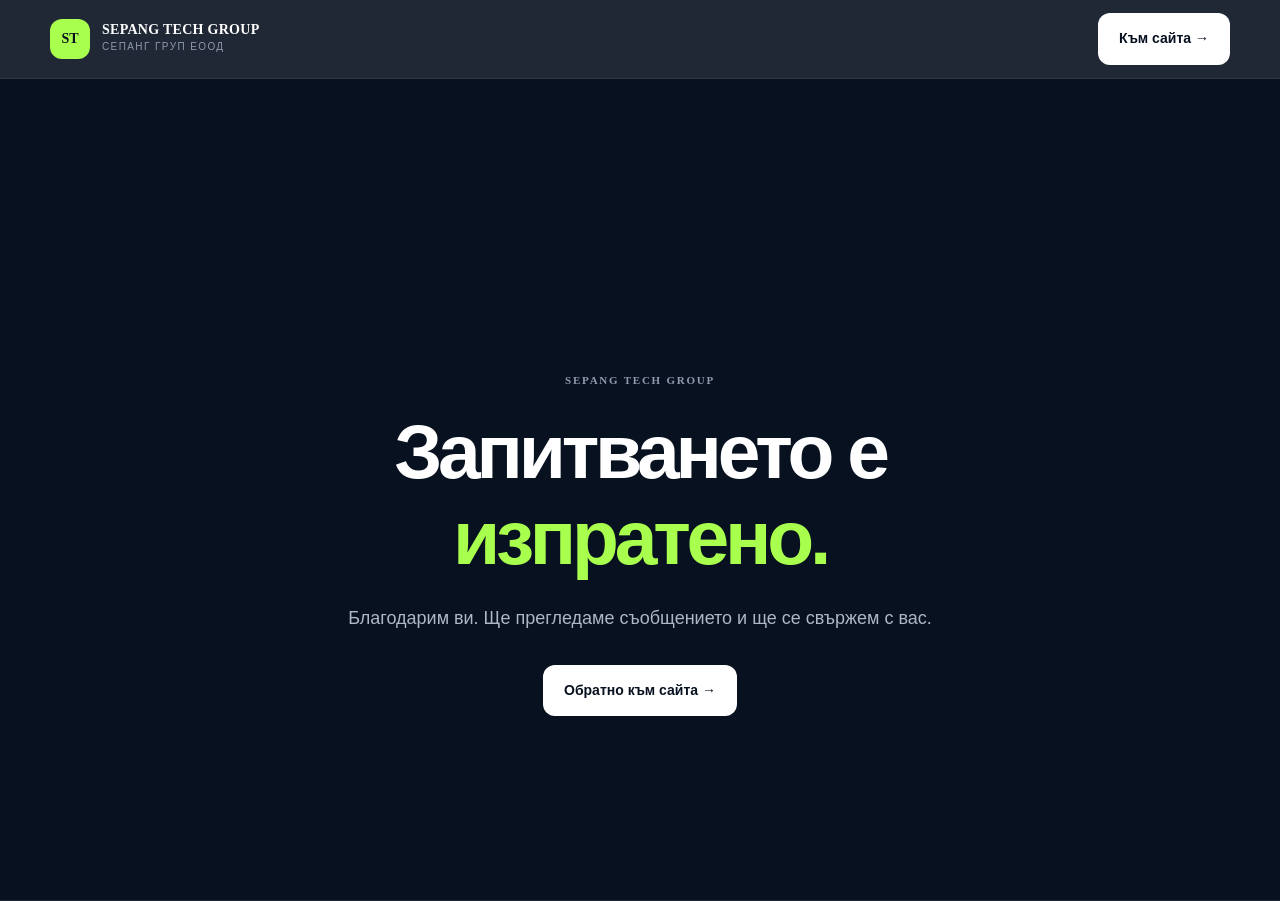
<file: thanks.html>
<!doctype html><html lang="bg"><head><meta charset="utf-8"><meta name="viewport" content="width=device-width,initial-scale=1"><title>Благодарим | SEPANG TECH GROUP</title><link rel="stylesheet" href="style.css"></head><body><header class="site-header"><div class="wrap nav"><a class="brand" href="index.html"><b class="brand-mark">ST</b><span><strong>SEPANG TECH GROUP</strong><small>СЕПАНГ ГРУП ЕООД</small></span></a><a class="btn btn-light" href="index.html">Към сайта →</a></div></header><main class="hero" style="min-height:calc(100vh - 78px);display:grid;place-items:center"><div class="wrap" style="text-align:center"><div class="eyebrow" style="justify-content:center">SEPANG TECH GROUP</div><h1 style="margin-left:auto;margin-right:auto">Запитването е <em>изпратено.</em></h1><p class="hero-lead" style="margin:auto">Благодарим ви. Ще прегледаме съобщението и ще се свържем с вас.</p><a class="btn btn-light" style="margin-top:32px" href="index.html">Обратно към сайта →</a></div></main></body></html>
</file>
<file: style.css>
:root{--navy:#07111f;--navy2:#0b1829;--ink:#101827;--muted:#687385;--line:#dfe4ea;--soft:#f4f6f8;--white:#fff;--accent:#a9ff4d;--accent2:#d8ffad;--shadow:0 24px 70px rgba(7,17,31,.12);--radius:24px;--container:1180px}*{box-sizing:border-box}html{scroll-behavior:smooth}body{margin:0;color:var(--ink);background:#fff;font-family:"DM Sans",sans-serif;line-height:1.65}a{color:inherit;text-decoration:none}button,input,textarea,select{font:inherit}img{max-width:100%}.wrap{width:min(calc(100% - 48px),var(--container));margin:auto}.topbar{background:#050c16;color:#aeb8c5;font-size:12px;letter-spacing:.08em}.topbar-inner{height:36px;display:flex;align-items:center;justify-content:space-between}.topbar a{color:#fff}.site-header{position:sticky;top:0;z-index:50;background:rgba(7,17,31,.9);backdrop-filter:blur(18px);border-bottom:1px solid rgba(255,255,255,.08)}.nav{height:78px;display:flex;align-items:center;gap:24px}.brand{display:flex;align-items:center;gap:12px;margin-right:auto}.brand-mark{width:40px;height:40px;border-radius:12px;background:var(--accent);color:var(--navy);display:grid;place-items:center;font:800 14px Manrope}.brand strong,.brand small{display:block}.brand strong{color:#fff;font:800 14px Manrope;letter-spacing:.02em}.brand small{color:#8e9aab;font-size:10px;letter-spacing:.14em;margin-top:1px}.nav nav{display:flex;gap:22px}.nav nav a,.lang{color:#c9d1dc;font-size:13px;font-weight:600}.nav nav a:hover,.lang:hover{color:var(--accent)}.lang{padding:8px 4px}.menu{display:none;background:none;border:0}.btn{display:inline-flex;align-items:center;justify-content:center;gap:12px;border:1px solid transparent;padding:13px 20px;border-radius:12px;font-weight:700;font-size:14px;transition:.25s ease;cursor:pointer}.btn:hover{transform:translateY(-2px)}.btn-light{background:#fff;color:var(--navy)}.btn-light:hover{box-shadow:0 12px 30px rgba(255,255,255,.16)}.btn-outline{border-color:rgba(255,255,255,.25);color:#fff}.btn-outline:hover{border-color:var(--accent);color:var(--accent)}.btn-dark{background:var(--navy);color:#fff}.btn-dark:hover{background:#13243a;box-shadow:0 12px 30px rgba(7,17,31,.16)}.full{width:100%}.hero{position:relative;overflow:hidden;background:var(--navy);color:#fff;padding:110px 0 0;min-height:720px}.hero:after{content:"";position:absolute;inset:auto 0 0;height:1px;background:rgba(255,255,255,.1)}.hero-glow{position:absolute;border-radius:50%;filter:blur(2px);opacity:.28}.hero-glow-a{width:520px;height:520px;background:radial-gradient(circle,var(--accent),transparent 68%);right:-200px;top:-220px}.hero-glow-b{width:360px;height:360px;background:radial-gradient(circle,#4d9dff,transparent 68%);left:-240px;bottom:20px;opacity:.13}.hero-grid{display:grid;grid-template-columns:1.05fr .95fr;gap:80px;align-items:center;position:relative;z-index:2}.eyebrow{font:700 11px Manrope;letter-spacing:.16em;text-transform:uppercase;color:#8f9bad;display:flex;align-items:center;gap:10px}.dark-text{color:#657184}.pulse{width:7px;height:7px;background:var(--accent);border-radius:50%;box-shadow:0 0 0 6px rgba(169,255,77,.1)}h1,h2,h3,h4{font-family:Manrope,sans-serif;line-height:1.12;margin:0}h1{font-size:clamp(48px,6vw,82px);letter-spacing:-.055em;margin:22px 0 24px;max-width:760px}h1 em{font-style:normal;color:var(--accent)}.hero-lead{font-size:18px;color:#aeb8c5;max-width:650px;margin:0}.actions{display:flex;gap:12px;margin-top:34px}.meta{display:flex;flex-wrap:wrap;gap:25px;margin-top:52px;padding-top:24px;border-top:1px solid rgba(255,255,255,.12);color:#8794a5;font-size:12px}.meta b{color:#fff;margin-right:7px}.dashboard{border:1px solid rgba(255,255,255,.14);border-radius:26px;background:linear-gradient(145deg,rgba(255,255,255,.09),rgba(255,255,255,.025));padding:30px;box-shadow:0 35px 90px rgba(0,0,0,.24)}.dash-top{display:flex;justify-content:space-between;align-items:center}.dash-top small{color:#8d99a9;font-size:10px;letter-spacing:.15em}.dash-top i{font-style:normal;color:var(--accent);font-size:10px;font-weight:800;letter-spacing:.12em}.dash-line{height:1px;background:rgba(255,255,255,.12);margin:25px 0}.dash-kicker{display:block;color:#9ca8b7;font-size:14px}.dashboard>strong{display:block;font:800 34px Manrope;letter-spacing:-.035em;margin-top:5px}.dashboard>p{color:#7f8c9d;font-size:13px;margin:14px 0 28px}.dash-grid{display:grid;grid-template-columns:1fr 1fr;border:1px solid rgba(255,255,255,.1);border-radius:18px;overflow:hidden}.dash-grid div{padding:20px;border:1px solid rgba(255,255,255,.07);display:flex;justify-content:space-between;gap:12px;color:#a9b4c1;font-size:11px;letter-spacing:.07em}.dash-grid b{color:#fff}.dash-status{margin-top:18px;font-size:10px;letter-spacing:.12em;color:#7d8998;display:flex;align-items:center;gap:9px}.status-dot{width:6px;height:6px;background:var(--accent);border-radius:50%}.hero-bottom{margin-top:90px;border-top:1px solid rgba(255,255,255,.08)}.trust-row{display:flex;justify-content:space-between;gap:20px;padding:20px 0;color:#657285;font:700 10px Manrope;letter-spacing:.16em}.section{padding:120px 0}.section-soft{background:var(--soft)}.section-head{display:grid;grid-template-columns:1.1fr .7fr;gap:80px;align-items:end;margin-bottom:55px}.section-head h2{font-size:clamp(38px,4vw,58px);letter-spacing:-.045em;margin-top:15px}.section-head h2 span{color:#8793a2}.section-head>p{margin:0;color:var(--muted);font-size:16px}.service-grid{display:grid;grid-template-columns:repeat(3,1fr);gap:16px}.service-card,.payment-card,.process-card{border:1px solid var(--line);border-radius:20px;background:#fff;padding:30px;transition:.3s ease;position:relative}.service-card:hover,.payment-card:hover,.process-card:hover{transform:translateY(-6px);box-shadow:var(--shadow);border-color:#cfd6df}.service-card small{color:#8b96a4;font:700 10px Manrope;letter-spacing:.13em}.icon{margin:28px 0 22px;width:42px;height:42px;border:1px solid var(--line);border-radius:12px;display:grid;place-items:center;font-weight:800}.service-card h3{font-size:23px;letter-spacing:-.025em}.service-card p,.payment-card p,.process-card p{color:var(--muted);font-size:14px;margin:13px 0 25px}.service-card>a{font-size:13px;font-weight:800}.service-card>a span{margin-left:5px;color:#7a8695}.solution-layout{display:grid;grid-template-columns:.8fr 1.2fr;gap:20px}.solution-feature{background:var(--navy);border-radius:24px;padding:42px;color:#fff;min-height:470px;display:flex;flex-direction:column;justify-content:flex-end;position:relative;overflow:hidden}.solution-feature:before{content:"";position:absolute;width:300px;height:300px;border-radius:50%;background:radial-gradient(circle,rgba(169,255,77,.25),transparent 65%);right:-120px;top:-110px}.solution-feature>*{position:relative}.solution-feature>span{font:700 10px Manrope;letter-spacing:.15em;color:#8693a3}.solution-feature h3{font-size:40px;letter-spacing:-.04em;margin:20px 0}.solution-feature em{color:var(--accent);font-style:normal}.solution-feature p{color:#a5b0bd;max-width:450px}.text-link{display:inline-block;margin-top:18px;font-size:13px;font-weight:800}.solution-list{display:grid;grid-template-columns:1fr 1fr;gap:12px}.solution-list article{background:#fff;border:1px solid var(--line);border-radius:20px;padding:28px;display:flex;gap:18px}.solution-list b{color:#a1acb9;font:700 11px Manrope}.solution-list h3{font-size:19px}.solution-list p{color:var(--muted);font-size:13px;margin:10px 0 0}.dark-section{background:var(--navy);color:#fff}.dark-head h2 span{color:#7f8c9d}.dark-head>p{color:#8794a4}.why-grid{display:grid;grid-template-columns:repeat(4,1fr);gap:1px;border:1px solid rgba(255,255,255,.1);background:rgba(255,255,255,.1)}.why-card{padding:34px;background:var(--navy2);min-height:270px}.why-card b,.process-card>b{color:var(--accent);font:800 12px Manrope}.why-card h3{font-size:20px;margin:55px 0 12px}.why-card p{color:#8e9aaa;font-size:14px;margin:0}.price-grid{display:grid;grid-template-columns:repeat(4,1fr);gap:14px}.price-card{background:#fff;border:1px solid var(--line);border-radius:22px;padding:30px;position:relative}.price-card.featured{border:2px solid var(--navy);box-shadow:var(--shadow)}.tag{position:absolute;right:18px;top:18px;background:var(--accent);color:var(--navy);padding:6px 9px;border-radius:99px;font:800 9px Manrope;letter-spacing:.08em}.price-card h3{font-size:21px;min-height:48px}.price{font:800 33px Manrope;letter-spacing:-.04em;margin-top:24px}.price-note{font-size:10px;color:#8994a2;text-transform:uppercase;letter-spacing:.12em}.price-card ul{list-style:none;padding:0;margin:26px 0;min-height:138px}.price-card li{font-size:13px;color:#596576;padding:8px 0;border-bottom:1px solid #edf0f3}.note{margin-top:18px;padding:18px 20px;border:1px dashed #c9d0d9;border-radius:14px;color:#667283;font-size:13px}.note b{color:var(--ink)}.payment-grid{display:grid;grid-template-columns:repeat(4,1fr);gap:15px}.payment-card{padding:28px}.payment-icon{width:44px;height:44px;border-radius:12px;background:var(--navy);color:var(--accent);display:grid;place-items:center;font-weight:800;margin-bottom:28px}.payment-card h3{font-size:19px}.about-section{overflow:hidden}.split{display:grid;grid-template-columns:1fr 1fr;gap:90px;align-items:center}.split h2{font-size:clamp(38px,4vw,58px);letter-spacing:-.045em;margin:18px 0 28px}.split h2 span{color:#7f8c9d}.split p{color:#98a5b5;font-size:15px;max-width:600px}.light-link{color:var(--accent)}.visual{min-height:500px;border:1px solid rgba(255,255,255,.12);border-radius:28px;display:flex;flex-direction:column;align-items:center;justify-content:center;position:relative;overflow:hidden;background:linear-gradient(145deg,#0d1d31,#07111f)}.visual-grid{position:absolute;inset:0;background-image:linear-gradient(rgba(255,255,255,.05) 1px,transparent 1px),linear-gradient(90deg,rgba(255,255,255,.05) 1px,transparent 1px);background-size:48px 48px;mask-image:linear-gradient(to bottom,black,transparent)}.visual span,.visual b,.visual small{position:relative}.visual span{font:700 10px Manrope;letter-spacing:.2em;color:#7f8c9d}.visual b{font:800 145px Manrope;letter-spacing:-.1em;color:#fff;line-height:1;margin:12px 0}.visual small{font:700 9px Manrope;letter-spacing:.24em;color:var(--accent)}.process-grid{display:grid;grid-template-columns:repeat(3,1fr);gap:14px}.process-card{min-height:230px}.process-card h3{font-size:22px;margin:48px 0 10px}.contact-grid{display:grid;grid-template-columns:.9fr 1.1fr;gap:90px;align-items:start}.contact-grid h2{font-size:clamp(40px,4vw,60px);letter-spacing:-.05em;margin:18px 0 22px}.contact-grid h2 span{color:#8490a0}.contact-grid>div>p{color:var(--muted);max-width:540px}.contact-details{display:flex;flex-direction:column;gap:8px;margin-top:35px}.contact-details a{font-size:18px;font-weight:800}.contact-details span{font-size:13px;color:#788493}.contact-form{background:#fff;border:1px solid var(--line);border-radius:24px;padding:30px;box-shadow:0 20px 60px rgba(7,17,31,.08)}.formgrid{display:grid;grid-template-columns:1fr 1fr;gap:17px}.formgrid label{font-size:12px;font-weight:700;color:#4e5b6b}.formgrid label.full{grid-column:1/-1}.formgrid input,.formgrid textarea,.formgrid select{display:block;width:100%;margin-top:8px;border:1px solid #d8dee6;background:#f9fafb;border-radius:11px;padding:12px 13px;outline:0;color:var(--ink);transition:.2s}.formgrid textarea{min-height:140px;resize:vertical}.formgrid input:focus,.formgrid textarea:focus,.formgrid select:focus{border-color:#7f8b9a;background:#fff;box-shadow:0 0 0 4px rgba(7,17,31,.04)}.contact-form button{margin-top:18px}.contact-form>small{display:block;color:#8994a2;font-size:10px;margin-top:12px}.legal{max-width:860px}.legal h1{font-size:clamp(42px,5vw,64px);margin-bottom:30px}.legal h2{font-size:24px;margin:36px 0 10px}.legal p{color:var(--muted);font-size:15px}.legal a{color:#0b5fff;font-weight:700}.legal a:hover{color:#083ca4}a:focus-visible,button:focus-visible,input:focus-visible,select:focus-visible,textarea:focus-visible{outline:3px solid rgba(169,255,77,.9);outline-offset:3px}footer{background:#050c16;color:#8c98a7;padding:65px 0 0}.footer-grid{display:grid;grid-template-columns:1.5fr .7fr .7fr;gap:80px;padding-bottom:55px}.footer-brand{color:#fff;font:800 18px Manrope}.footer-grid p{max-width:380px;font-size:13px}.footer-grid h4{color:#fff;font-size:12px;text-transform:uppercase;letter-spacing:.12em;margin-bottom:18px}.footer-grid>div:not(:first-child){display:flex;flex-direction:column;gap:9px;font-size:13px}.footer-grid a:hover{color:var(--accent)}.footer-bottom{border-top:1px solid rgba(255,255,255,.08);padding:18px 0;display:flex;justify-content:space-between;font-size:11px}.footer-bottom a{color:#fff}.reveal{opacity:0;transform:translateY(18px);transition:opacity .7s ease,transform .7s ease}.reveal.visible{opacity:1;transform:none}.delay-1{transition-delay:.12s}@media(max-width:1050px){.nav nav{gap:13px}.nav nav a{font-size:12px}.hero-grid{gap:45px}.price-grid{grid-template-columns:1fr 1fr}.service-grid{grid-template-columns:1fr 1fr}.why-grid{grid-template-columns:1fr 1fr}.payment-grid{grid-template-columns:1fr 1fr}}@media(max-width:800px){.wrap{width:min(calc(100% - 32px),var(--container))}.topbar-inner{height:auto;padding:9px 0;gap:8px;align-items:flex-start}.topbar-inner span{display:none}.nav{height:70px}.menu{display:flex;flex-direction:column;gap:4px;padding:8px;margin-left:8px}.menu span{display:block;width:22px;height:2px;background:#fff}.nav nav{display:none;position:absolute;left:16px;right:16px;top:74px;padding:12px;background:#0a1727;border:1px solid rgba(255,255,255,.12);border-radius:16px;flex-direction:column;gap:0}.nav nav.open{display:flex}.nav nav a{padding:13px;border-bottom:1px solid rgba(255,255,255,.06)}.nav nav a:last-child{border:0}.nav-cta{display:none}.hero{padding-top:75px}.hero-grid,.section-head,.solution-layout,.split,.contact-grid{grid-template-columns:1fr;gap:35px}.dashboard{margin-top:10px}.hero-bottom{margin-top:65px}.trust-row{overflow:hidden;justify-content:flex-start;flex-wrap:wrap}.section{padding:85px 0}.section-head{margin-bottom:35px}.service-grid{grid-template-columns:1fr}.solution-list{grid-template-columns:1fr}.price-grid,.payment-grid{grid-template-columns:1fr 1fr}.process-grid{grid-template-columns:1fr 1fr}.footer-grid{grid-template-columns:1fr 1fr;gap:35px}.footer-grid>div:first-child{grid-column:1/-1}}@media(max-width:520px){h1{font-size:46px}.hero-lead{font-size:16px}.actions{flex-direction:column}.actions .btn{width:100%}.meta{gap:12px;flex-direction:column}.dash-grid{grid-template-columns:1fr}.dashboard>strong{font-size:27px}.price-grid,.payment-grid,.process-grid,.formgrid{grid-template-columns:1fr}.formgrid label.full{grid-column:auto}.price-card ul{min-height:auto}.visual{min-height:380px}.visual b{font-size:100px}.footer-grid{grid-template-columns:1fr}.footer-bottom{flex-direction:column;gap:10px}}@media(prefers-reduced-motion:reduce){html{scroll-behavior:auto}.reveal{opacity:1;transform:none;transition:none}.btn,.service-card,.payment-card,.process-card{transition:none}}

/* Payment organisation marks in the site footer */
.footer-payment-brands{border-top:1px solid rgba(255,255,255,.08);padding:22px 0 24px;display:flex;align-items:center;gap:20px;flex-wrap:wrap}
.footer-payment-label{color:#dce3eb;font-size:12px;font-weight:700;letter-spacing:.04em}
.card-brand-logos{display:flex;align-items:center;gap:18px;min-height:34px}
.card-logo-visa{display:inline-flex;align-items:center;justify-content:center;min-width:62px;height:32px;padding:0 8px;border-radius:5px;background:#fff;color:#1434cb;font-family:Arial,sans-serif;font-size:19px;font-weight:900;font-style:italic;letter-spacing:-.08em}
.card-logo-mastercard{display:block;width:62px;height:39px}
.footer-payment-brands small{flex-basis:100%;color:#9ba7b6;font-size:11px;line-height:1.5}
@media(max-width:600px){.footer-payment-brands{align-items:flex-start;gap:12px;flex-direction:column}.footer-payment-brands small{max-width:100%}}
</file>
